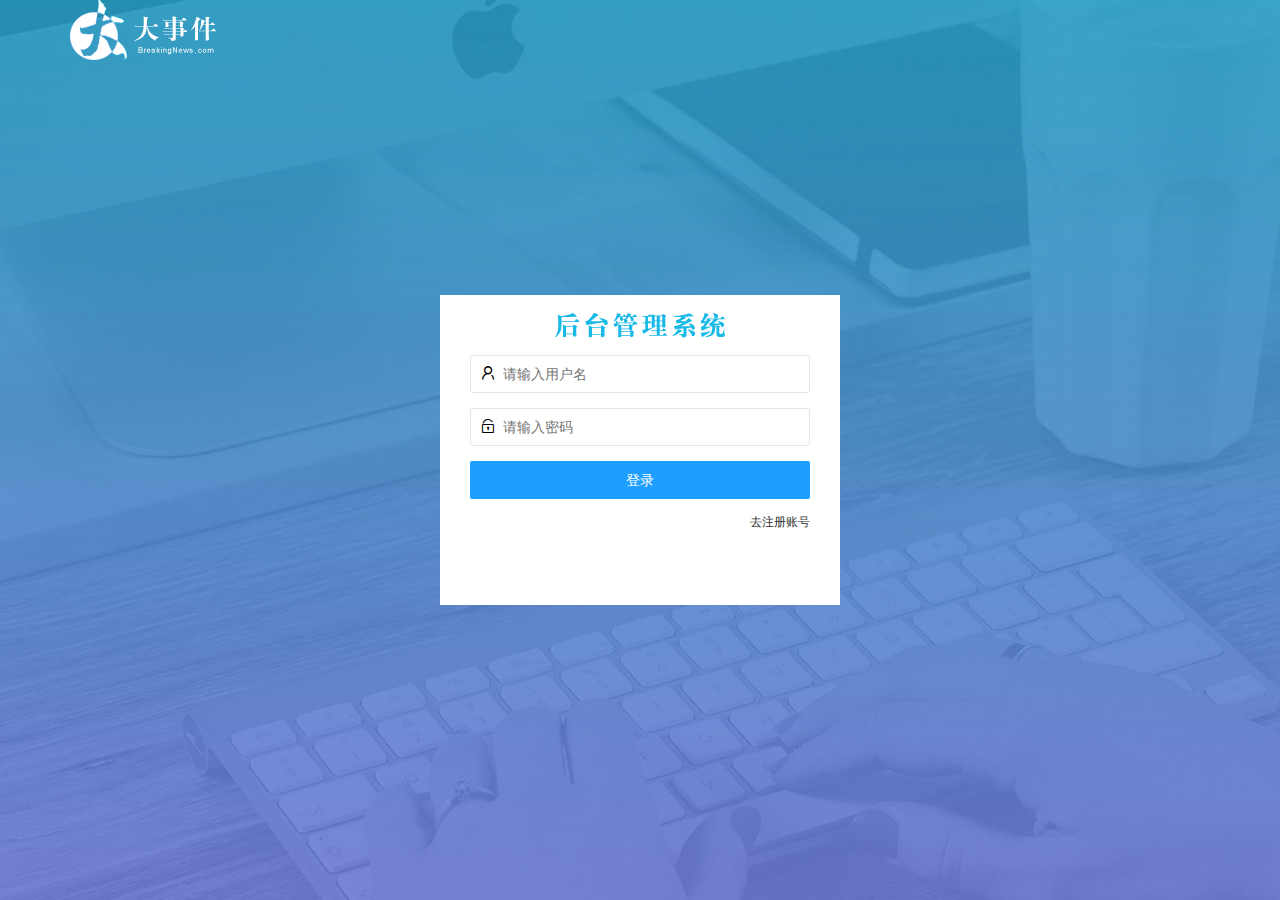
<file: assets/login.html>
<!DOCTYPE html>
<html lang="en">
    <head>
        <meta charset="UTF-8" />
        <meta http-equiv="X-UA-Compatible" content="IE=edge" />
        <meta name="viewport" content="width=device-width, initial-scale=1.0" />
        <title>Document</title>
        <!-- 引入jq -->
        <script src="../assets/lib/jquery.js"></script>
        <!-- 封装自己的baseAPI.js -->
        <script src="../assets/js/baseAPI.js"></script>
        <!-- layui js插件 -->
        <script src="/assets/lib/layui/layui.all.js"></script>
        <!-- 引入登录注册的js -->
        <script src="/assets/js/login.js"></script>
        <!-- layui css插件 -->
        <link rel="stylesheet" href="/assets/lib/layui/css/layui.css" />
        <link rel="stylesheet" href="/assets/css/login.css" />
    </head>
    <body>
        <!-- log板块 -->
        <div class="layui-main">
            <img src="../assets/images/logo.png" alt="" />
        </div>
        <!-- 登录板块 -->
        <div class="loginbox">
            <div class="loginbox_title"></div>
            <!-- 登录 -->
            <div class="login_box">
                <!-- 登录表单 -->
                <form class="layui-form" id="form_login">
                    <!-- 用户 -->
                    <div class="layui-form-item">
                        <i class="layui-icon layui-icon-username"></i>
                        <input
                            type="text"
                            name="username"
                            required
                            lay-verify="required"
                            placeholder="请输入用户名"
                            autocomplete="off"
                            class="layui-input"
                            id="username_login"
                        />
                    </div>
                    <!-- 密码 -->
                    <div class="layui-form-item">
                        <i class="layui-icon layui-icon-password"></i>
                        <input
                            type="password"
                            name="pwd"
                            required
                            lay-verify="required|pwd"
                            placeholder="请输入密码"
                            autocomplete="off"
                            class="layui-input"
                            id="password_login"
                        />
                    </div>
                    <!-- 登录按钮 -->
                    <!-- 表单提交按钮和普通按钮的区别，就是lay-submit属性 -->
                    <div class="layui-form-item">
                        <button class="layui-btn layui-btn-fluid layui-btn-normal" lay-submit>
                            登录
                        </button>
                    </div>
                    <div class="layui-form-item links">
                        <a href="javascript:;" id="link_reg">去注册账号</a>
                    </div>
                </form>
            </div>
            <!-- 注册 -->
            <div class="reg_box">
                <!-- 注册表单 -->
                <form class="layui-form" id="form_reg">
                    <!-- 用户 -->
                    <div class="layui-form-item">
                        <i class="layui-icon layui-icon-username"></i>
                        <input
                            type="text"
                            name="username"
                            required
                            lay-verify="required"
                            placeholder="请输入用户名"
                            autocomplete="off"
                            class="layui-input"
                            id="yonghu"
                        />
                    </div>
                    <!-- 密码 -->
                    <div class="layui-form-item">
                        <i class="layui-icon layui-icon-password"></i>
                        <input
                            type="password"
                            name="regpwd"
                            required
                            lay-verify="required|pwd"
                            placeholder="请输入密码"
                            autocomplete="off"
                            class="layui-input"
                            id="mima"
                        />
                    </div>
                    <!-- 确认密码 -->
                    <div class="layui-form-item">
                        <i class="layui-icon layui-icon-password"></i>
                        <input
                            type="password"
                            name="regpwd_two"
                            required
                            lay-verify="required|pwd|repwd"
                            placeholder="请输入密码"
                            autocomplete="off"
                            class="layui-input"
                        />
                    </div>
                    <!-- 登录按钮 -->
                    <!-- 表单提交按钮和普通按钮的区别，就是lay-submit属性 -->
                    <div class="layui-form-item">
                        <button class="layui-btn layui-btn-fluid layui-btn-normal" lay-submit>
                            注册
                        </button>
                    </div>
                    <div class="layui-form-item links">
                        <a href="javascript:;" id="link_login">去登录</a>
                    </div>
                </form>
            </div>
        </div>
    </body>
</html>
</file>
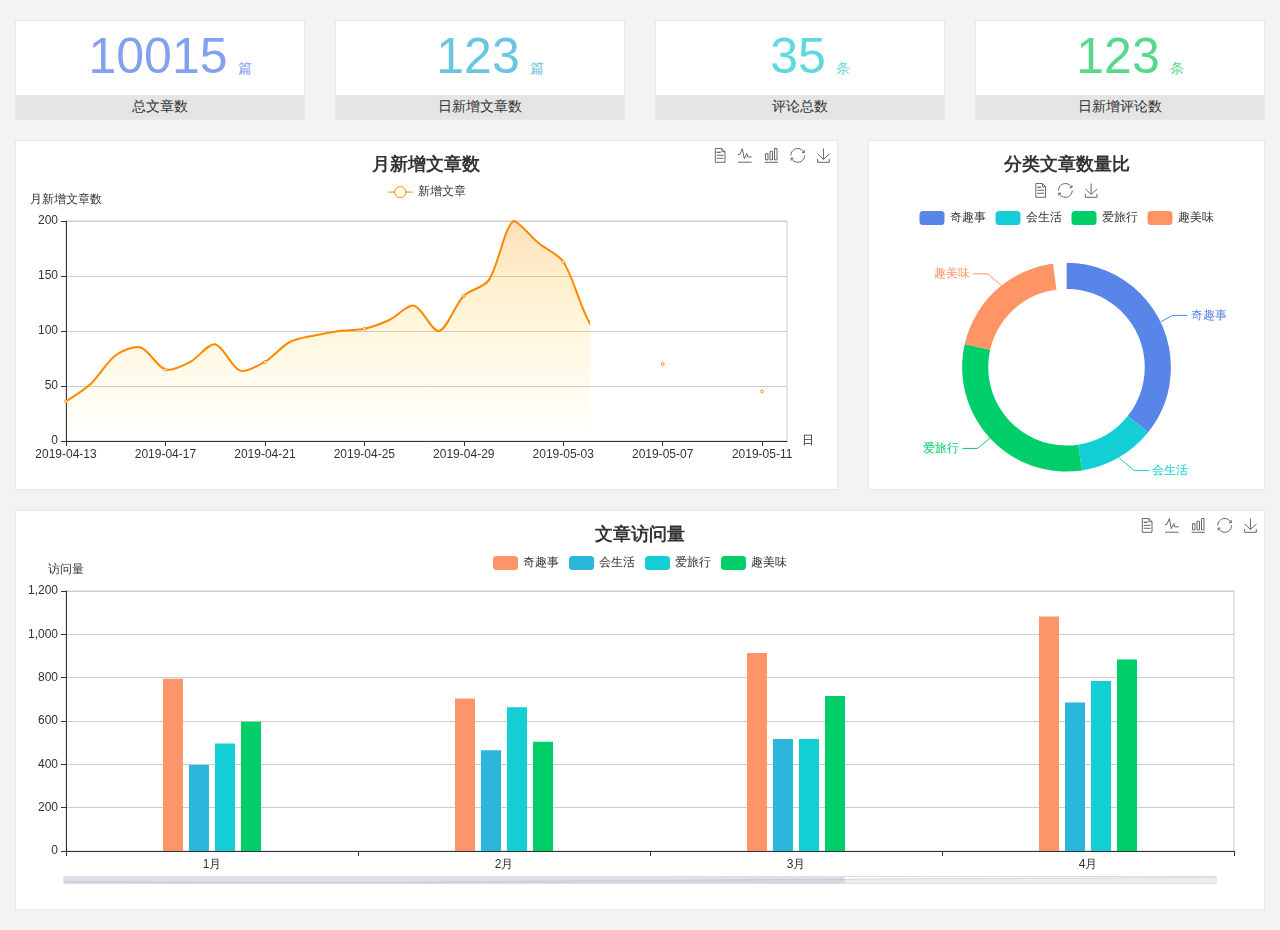
<file: home/dashboard.html>
<!DOCTYPE html>
<html lang="en">

<head>
  <meta charset="UTF-8">
  <meta name="viewport" content="width=device-width, initial-scale=1.0">
  <meta http-equiv="X-UA-Compatible" content="ie=edge">
  <title>图表统计</title>
  <link rel="stylesheet" href="../../assets/lib/bootstrap.css" />
  <link rel="stylesheet" href="../../assets/lib/main.css" />
  <script src="../../assets/lib/jquery.js"></script>
  <script type="text/javascript" src="../../assets/lib/echarts.min.js"></script>
</head>

<body>
  <div class="container-fluid">
    <div class="row spannel_list">
      <div class="col-sm-3 col-xs-6">
        <div class="spannel">
          <em>10015</em><span>篇</span>
          <b>总文章数</b>
        </div>
      </div>
      <div class="col-sm-3 col-xs-6">
        <div class="spannel scolor01">
          <em>123</em><span>篇</span>
          <b>日新增文章数</b>
        </div>
      </div>
      <div class="col-sm-3 col-xs-6">
        <div class="spannel scolor02">
          <em>35</em><span>条</span>
          <b>评论总数</b>
        </div>
      </div>
      <div class="col-sm-3 col-xs-6">
        <div class="spannel scolor03">
          <em>123</em><span>条</span>
          <b>日新增评论数</b>
        </div>
      </div>
    </div>
  </div>

  <div class="container-fluid">
    <div class="row curve-pie">
      <div class="col-lg-8 col-md-8">
        <div class="gragh_pannel" id="curve_show"></div>
      </div>
      <div class="col-lg-4 col-md-4">
        <div class="gragh_pannel" id="pie_show"></div>
      </div>
    </div>
  </div>

  <div class="container-fluid">
    <div class="column_pannel" id="column_show"></div>
  </div>

  <script>
    var oChart = echarts.init(document.getElementById('curve_show'));
    var aList_all = [
      { 'count': 36, 'date': '2019-04-13' },
      { 'count': 52, 'date': '2019-04-14' },
      { 'count': 78, 'date': '2019-04-15' },
      { 'count': 85, 'date': '2019-04-16' },
      { 'count': 65, 'date': '2019-04-17' },
      { 'count': 72, 'date': '2019-04-18' },
      { 'count': 88, 'date': '2019-04-19' },
      { 'count': 64, 'date': '2019-04-20' },
      { 'count': 72, 'date': '2019-04-21' },
      { 'count': 90, 'date': '2019-04-22' },
      { 'count': 96, 'date': '2019-04-23' },
      { 'count': 100, 'date': '2019-04-24' },
      { 'count': 102, 'date': '2019-04-25' },
      { 'count': 110, 'date': '2019-04-26' },
      { 'count': 123, 'date': '2019-04-27' },
      { 'count': 100, 'date': '2019-04-28' },
      { 'count': 132, 'date': '2019-04-29' },
      { 'count': 146, 'date': '2019-04-30' },
      { 'count': 200, 'date': '2019-05-01' },
      { 'count': 180, 'date': '2019-05-02' },
      { 'count': 163, 'date': '2019-05-03' },
      { 'count': 110, 'date': '2019-05-04' },
      { 'count': 80, 'date': '2019-05-05' },
      { 'count': 82, 'date': '2019-05-06' },
      { 'count': 70, 'date': '2019-05-07' },
      { 'count': 65, 'date': '2019-05-08' },
      { 'count': 54, 'date': '2019-05-09' },
      { 'count': 40, 'date': '2019-05-10' },
      { 'count': 45, 'date': '2019-05-11' },
      { 'count': 38, 'date': '2019-05-12' },
    ];

    let aCount = [];
    let aDate = [];

    for (var i = 0; i < aList_all.length; i++) {
      aCount.push(aList_all[i].count);
      aDate.push(aList_all[i].date);
    }

    var chartopt = {
      title: {
        text: '月新增文章数',
        left: 'center',
        top: '10'
      },
      tooltip: {
        trigger: 'axis'
      },
      legend: {
        data: ['新增文章'],
        top: '40'
      },
      toolbox: {
        show: true,
        feature: {
          mark: { show: true },
          dataView: { show: true, readOnly: false },
          magicType: { show: true, type: ['line', 'bar'] },
          restore: { show: true },
          saveAsImage: { show: true }
        }
      },
      calculable: true,
      xAxis: [
        {
          name: '日',
          type: 'category',
          boundaryGap: false,
          data: aDate
        }
      ],
      yAxis: [
        {
          name: '月新增文章数',
          type: 'value'
        }
      ],
      series: [
        {
          name: '新增文章',
          type: 'line',
          smooth: true,
          itemStyle: { normal: { areaStyle: { type: 'default' }, color: '#f80' }, lineStyle: { color: '#f80' } },
          data: aCount
        }],
      areaStyle: {
        normal: {
          color: new echarts.graphic.LinearGradient(0, 0, 0, 1, [{
            offset: 0,
            color: 'rgba(255,136,0,0.39)'
          }, {
            offset: .34,
            color: 'rgba(255,180,0,0.25)'
          }, {
            offset: 1,
            color: 'rgba(255,222,0,0.00)'
          }])

        }
      },
      grid: {
        show: true,
        x: 50,
        x2: 50,
        y: 80,
        height: 220
      }
    };

    oChart.setOption(chartopt);


    var oPie = echarts.init(document.getElementById('pie_show'));
    var oPieopt =
    {
      title: {
        top: 10,
        text: '分类文章数量比',
        x: 'center'
      },
      tooltip: {
        trigger: 'item',
        formatter: "{a} <br/>{b} : {c} ({d}%)"
      },
      color: ['#5885e8', '#13cfd5', '#00ce68', '#ff9565'],
      legend: {
        x: 'center',
        top: 65,
        data: ['奇趣事', '会生活', '爱旅行', '趣美味']
      },
      toolbox: {
        show: true,
        x: 'center',
        top: 35,
        feature: {
          mark: { show: true },
          dataView: { show: true, readOnly: false },
          magicType: {
            show: true,
            type: ['pie', 'funnel'],
            option: {
              funnel: {
                x: '25%',
                width: '50%',
                funnelAlign: 'left',
                max: 1548
              }
            }
          },
          restore: { show: true },
          saveAsImage: { show: true }
        }
      },
      calculable: true,
      series: [
        {
          name: '访问来源',
          type: 'pie',
          radius: ['45%', '60%'],
          center: ['50%', '65%'],
          data: [
            { value: 300, name: '奇趣事' },
            { value: 100, name: '会生活' },
            { value: 260, name: '爱旅行' },
            { value: 180, name: '趣美味' }
          ]
        }
      ]
    };
    oPie.setOption(oPieopt);



    var oColumn = this.echarts.init(document.getElementById('column_show'));
    var oColumnopt =
    {
      title: {
        text: '文章访问量',
        left: 'center',
        top: '10'
      },
      tooltip: {
        trigger: 'axis'
      },
      legend: {
        data: ['奇趣事', '会生活', '爱旅行', '趣美味'],
        top: '40'
      },
      toolbox: {
        show: true,
        feature: {
          mark: { show: true },
          dataView: { show: true, readOnly: false },
          magicType: { show: true, type: ['line', 'bar'] },
          restore: { show: true },
          saveAsImage: { show: true }
        }
      },
      calculable: true,
      xAxis: [
        {
          type: 'category',
          data: ['1月', '2月', '3月', '4月', '5月']
        }
      ],
      yAxis: [
        {
          name: '访问量',
          type: 'value'
        }
      ],
      series: [
        {
          name: '奇趣事',
          type: 'bar',
          barWidth: 20,
          itemStyle: {
            normal: { areaStyle: { type: 'default' }, color: '#fd956a' }
          },
          data: [800, 708, 920, 1090, 1200]
        },
        {
          name: '会生活',
          type: 'bar',
          barWidth: 20,
          itemStyle: {
            normal: { areaStyle: { type: 'default' }, color: '#2bb6db' }
          },
          data: [400, 468, 520, 690, 800]
        },
        {
          name: '爱旅行',
          type: 'bar',
          barWidth: 20,
          itemStyle: {
            normal: { areaStyle: { type: 'default' }, color: '#13cfd5' }
          },
          data: [500, 668, 520, 790, 900]
        },
        {
          name: '趣美味',
          type: 'bar',
          barWidth: 20,
          itemStyle: {
            normal: { areaStyle: { type: 'default' }, color: '#00ce68' }
          },
          data: [600, 508, 720, 890, 1000]
        }
      ],
      grid: {
        show: true,
        x: 50,
        x2: 30,
        y: 80,
        height: 260
      },
      dataZoom: [//给x轴设置滚动条
        {
          start: 0,//默认为0
          end: 100 - 1000 / 31,//默认为100
          type: 'slider',
          show: true,
          xAxisIndex: [0],
          handleSize: 0,//滑动条的 左右2个滑动条的大小
          height: 8,//组件高度
          left: 45, //左边的距离
          right: 50,//右边的距离
          bottom: 26,//右边的距离
          handleColor: '#ddd',//h滑动图标的颜色
          handleStyle: {
            borderColor: "#cacaca",
            borderWidth: "1",
            shadowBlur: 2,
            background: "#ddd",
            shadowColor: "#ddd",
          }
        }]
    };
    oColumn.setOption(oColumnopt);
  </script>
</body>

</html>
</file>
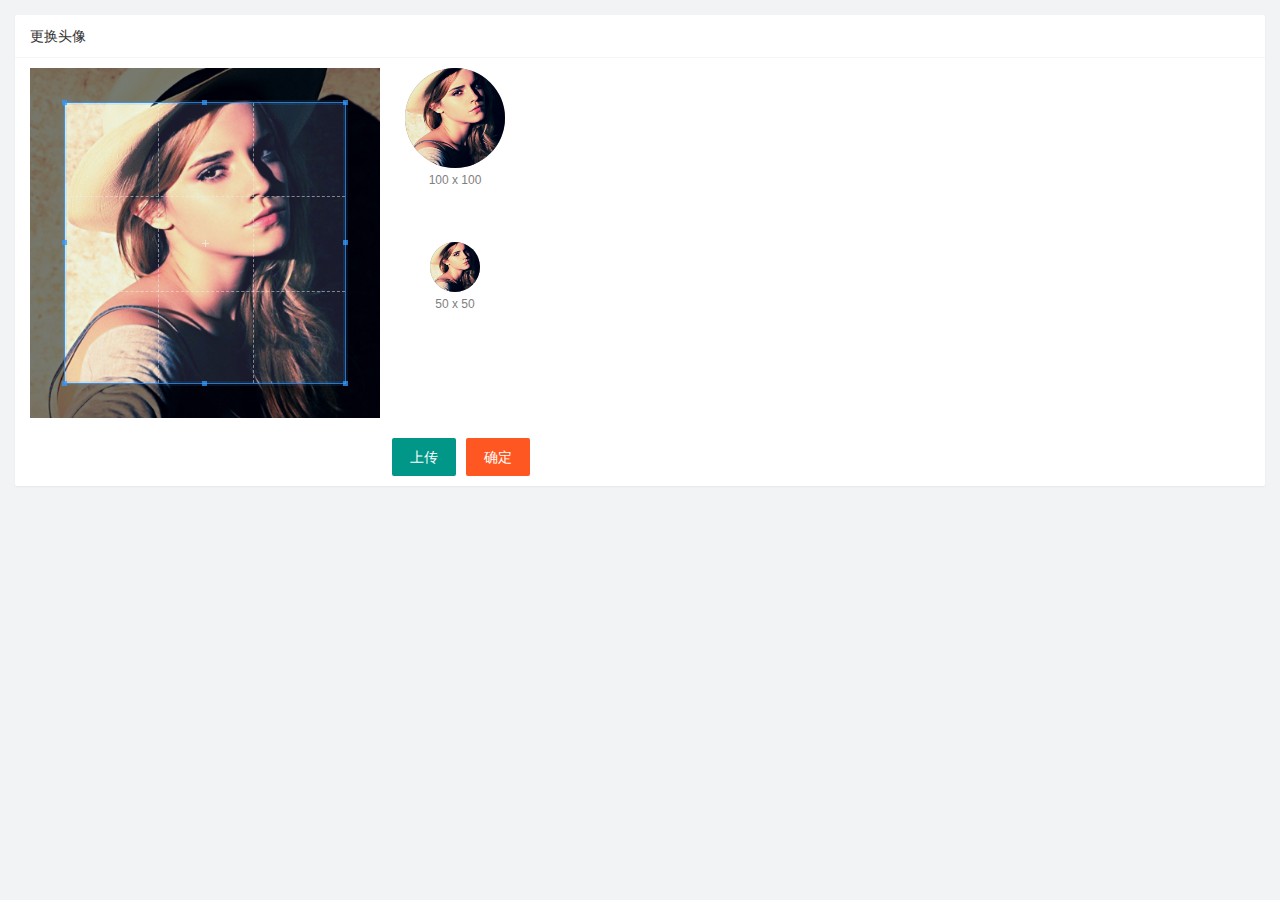
<file: user/user_avatar.html>
<!DOCTYPE html>
<html lang="en">
    <head>
        <meta charset="UTF-8" />
        <meta http-equiv="X-UA-Compatible" content="IE=edge" />
        <meta name="viewport" content="width=device-width, initial-scale=1.0" />
        <title>Document</title>
        <!-- 在 <head> 中导入 cropper.css 样式表： -->
        <link rel="stylesheet" href="/assets/lib/cropper/cropper.css" />
        <!-- 引入layui的css -->
        <link rel="stylesheet" href="/assets/lib/layui/css/layui.css" />
        <!-- 引入自己的css -->
        <link rel="stylesheet" href="/assets/css/user/user_avatar.css" />
    </head>
    <body>
        <div class="layui-card">
            <div class="layui-card-header">更换头像</div>
            <div class="layui-card-body">
                <!-- 第一行的图片裁剪和预览区域 -->
                <div class="row1">
                    <!-- 图片裁剪区域 -->
                    <div class="cropper-box">
                        <!-- 这个 img 标签很重要，将来会把它初始化为裁剪区域 -->
                        <img id="image" src="/assets/images/sample.jpg" />
                    </div>
                    <!-- 图片的预览区域 -->
                    <div class="preview-box">
                        <div>
                            <!-- 宽高为 100px 的预览区域 -->
                            <div class="img-preview w100"></div>
                            <p class="size">100 x 100</p>
                        </div>
                        <div>
                            <!-- 宽高为 50px 的预览区域 -->
                            <div class="img-preview w50"></div>
                            <p class="size">50 x 50</p>
                        </div>
                    </div>
                </div>

                <!-- 第二行的按钮区域 -->
                <div class="row2">
                    <input type="file" id="file" accept="image/png,image/jpeg" />
                    <button type="button" class="layui-btn" id="btnClooseImage">上传</button>
                    <button type="button" class="layui-btn layui-btn-danger" id="btnUpload">
                        确定
                    </button>
                </div>
            </div>
        </div>
    </body>
    <!-- 引入layui的js -->
    <script src="/assets/lib/layui/layui.all.js"></script>
    <!-- 引入jq -->
    <script src="/assets/lib/jquery.js"></script>
    <script src="/assets/lib/cropper/Cropper.js"></script>
    <script src="/assets/lib/cropper/jquery-cropper.js"></script>
    <!-- 引入baseAPI -->
    <script src="/assets/js/baseAPI.js"></script>
    <!-- 引入自己的js -->
    <script src="/assets/js/user_avatar.js"></script>
</html>
</file>
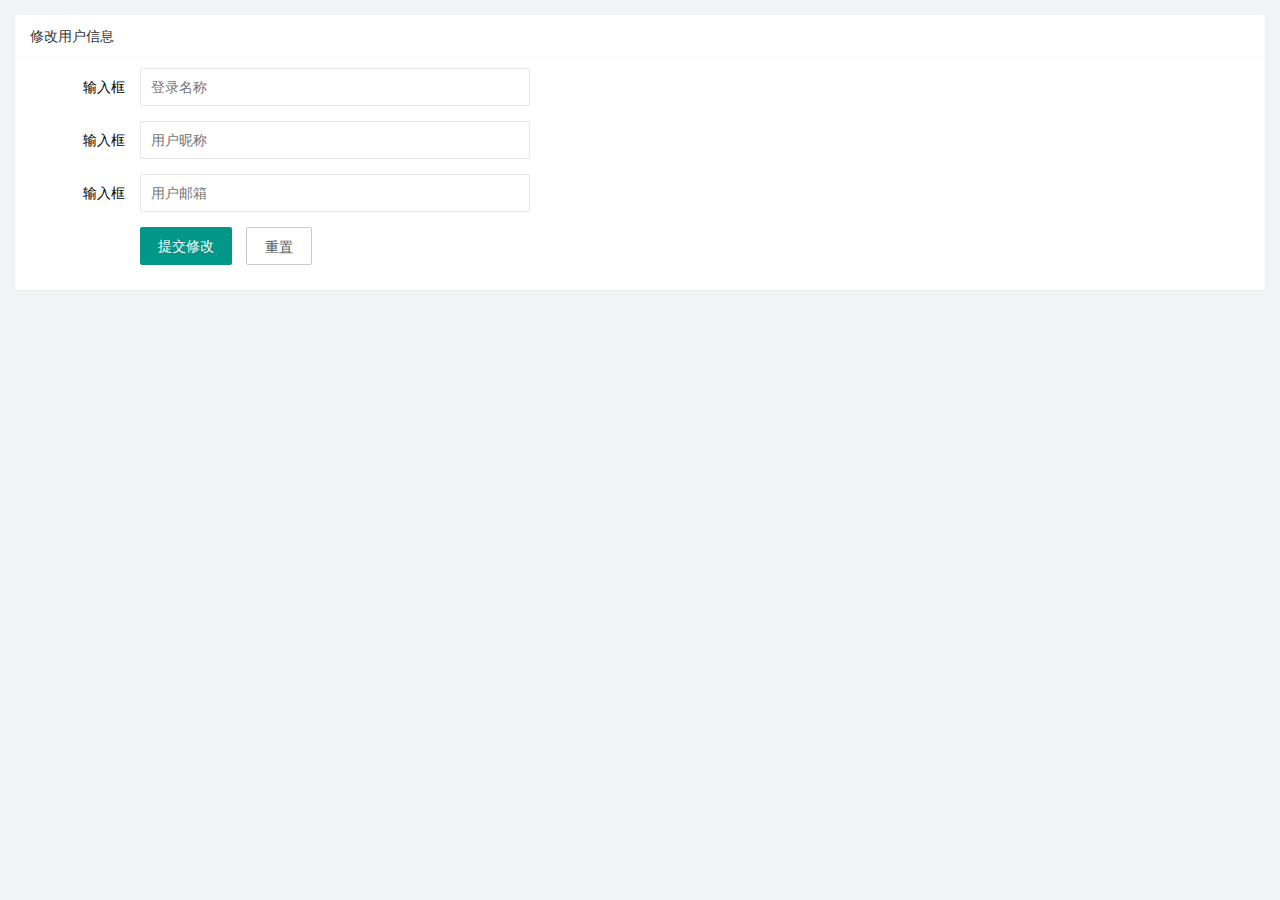
<file: user/user_info.html>
<!DOCTYPE html>
<html lang="en">
    <head>
        <meta charset="UTF-8" />
        <meta http-equiv="X-UA-Compatible" content="IE=edge" />
        <meta name="viewport" content="width=device-width, initial-scale=1.0" />
        <title>Document</title>
        <!-- 导入layuicss -->
        <link rel="stylesheet" href="/assets/lib/layui/css/layui.css" />
        <!-- //导入自己的css -->
        <link rel="stylesheet" href="/assets/css/user/user_info.css" />
    </head>
    <body>
        <div class="layui-card">
            <div class="layui-card-header">修改用户信息</div>
            <div class="layui-card-body">
                <form class="layui-form" lay-filter="formUserInfo">
                    <!-- 这个是隐藏域 -->
                    <input type="hidden" name="id" id="" />
                    <div class="layui-form-item">
                        <label class="layui-form-label">输入框</label>
                        <div class="layui-input-block">
                            <input
                                type="text"
                                name="username"
                                required
                                lay-verify="required"
                                placeholder="登录名称"
                                autocomplete="off"
                                class="layui-input"
                                readonly
                            />
                        </div>
                    </div>
                    <div class="layui-form-item">
                        <label class="layui-form-label">输入框</label>
                        <div class="layui-input-block">
                            <input
                                type="text"
                                name="nickname"
                                required
                                lay-verify="required|nickname"
                                placeholder="用户昵称"
                                autocomplete="off"
                                class="layui-input"
                            />
                        </div>
                    </div>
                    <div class="layui-form-item">
                        <label class="layui-form-label">输入框</label>
                        <div class="layui-input-block">
                            <input
                                type="text"
                                name="email"
                                required
                                lay-verify="required|email"
                                placeholder="用户邮箱"
                                autocomplete="off"
                                class="layui-input"
                            />
                        </div>
                    </div>
                    <div class="layui-form-item">
                        <div class="layui-input-block">
                            <button class="layui-btn" lay-submit lay-filter="formDemo">
                                提交修改
                            </button>
                            <button type="reset" class="layui-btn layui-btn-primary" id="btnReset">
                                重置
                            </button>
                        </div>
                    </div>
                </form>
            </div>
        </div>
        <!-- 引入layui的js -->
        <script src="/assets/lib/layui/layui.all.js"></script>
        <!-- 引入jq -->
        <script src="/assets/lib/jquery.js"></script>
        <!-- 引入baseAPIjs -->
        <script src="/assets/js/baseAPI.js"></script>
        <!-- 引入自己的js -->
        <script src="/assets/js/user_info.js"></script>
    </body>
</html>
</file>
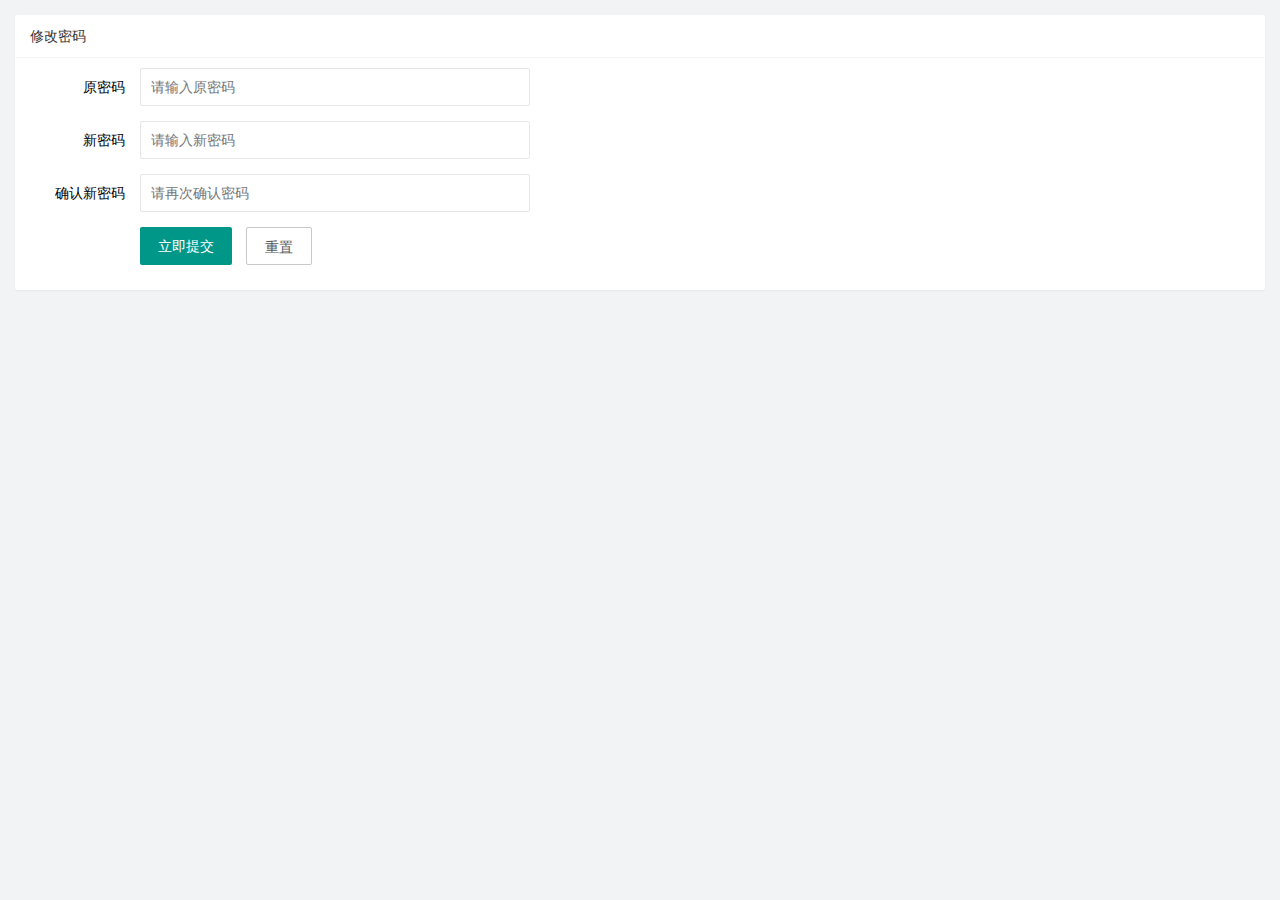
<file: user/user_pwd.html>
<!DOCTYPE html>
<html lang="en">
    <head>
        <meta charset="UTF-8" />
        <meta http-equiv="X-UA-Compatible" content="IE=edge" />
        <meta name="viewport" content="width=device-width, initial-scale=1.0" />
        <title>Document</title>
        <!-- 引入layuicss -->
        <link rel="stylesheet" href="/assets/lib/layui/css/layui.css" />
        <!-- 引入自己的css -->
        <link rel="stylesheet" href="/assets/css/user/user_pwd.css" />
    </head>
    <body>
        <div class="layui-card">
            <div class="layui-card-header">修改密码</div>
            <div class="layui-card-body">
                <form class="layui-form" action="">
                    <div class="layui-form-item">
                        <label class="layui-form-label">原密码</label>
                        <div class="layui-input-block">
                            <input
                                type="password"
                                name="oldPwd"
                                required
                                lay-verify="required|pwd"
                                placeholder="请输入原密码"
                                autocomplete="off"
                                class="layui-input"
                            />
                        </div>
                    </div>
                    <div class="layui-form-item">
                        <label class="layui-form-label">新密码</label>
                        <div class="layui-input-block">
                            <input
                                type="password"
                                name="newPwd"
                                required
                                lay-verify="required|pwd|originalPwd"
                                placeholder="请输入新密码"
                                autocomplete="off"
                                class="layui-input"
                            />
                        </div>
                    </div>
                    <div class="layui-form-item">
                        <label class="layui-form-label">确认新密码</label>
                        <div class="layui-input-block">
                            <input
                                type="password"
                                name="rePwd"
                                required
                                lay-verify="required|pwd|oPwd"
                                placeholder="请再次确认密码"
                                autocomplete="off"
                                class="layui-input"
                            />
                        </div>
                    </div>
                    <div class="layui-form-item">
                        <div class="layui-input-block">
                            <button class="layui-btn" lay-submit lay-filter="formDemo">
                                立即提交
                            </button>
                            <button type="reset" class="layui-btn layui-btn-primary">重置</button>
                        </div>
                    </div>
                </form>
            </div>
        </div>
        <!-- 引入layui的js -->
        <script src="/assets/lib/layui/layui.all.js"></script>
        <!-- 引入jq -->
        <script src="/assets/lib/jquery.js"></script>
        <!-- 引入baseAPI -->
        <script src="/assets/js/baseAPI.js"></script>
        <!-- 引入自己的js -->
        <script src="/assets/js/user_pwd.js"></script>
    </body>
</html>
</file>
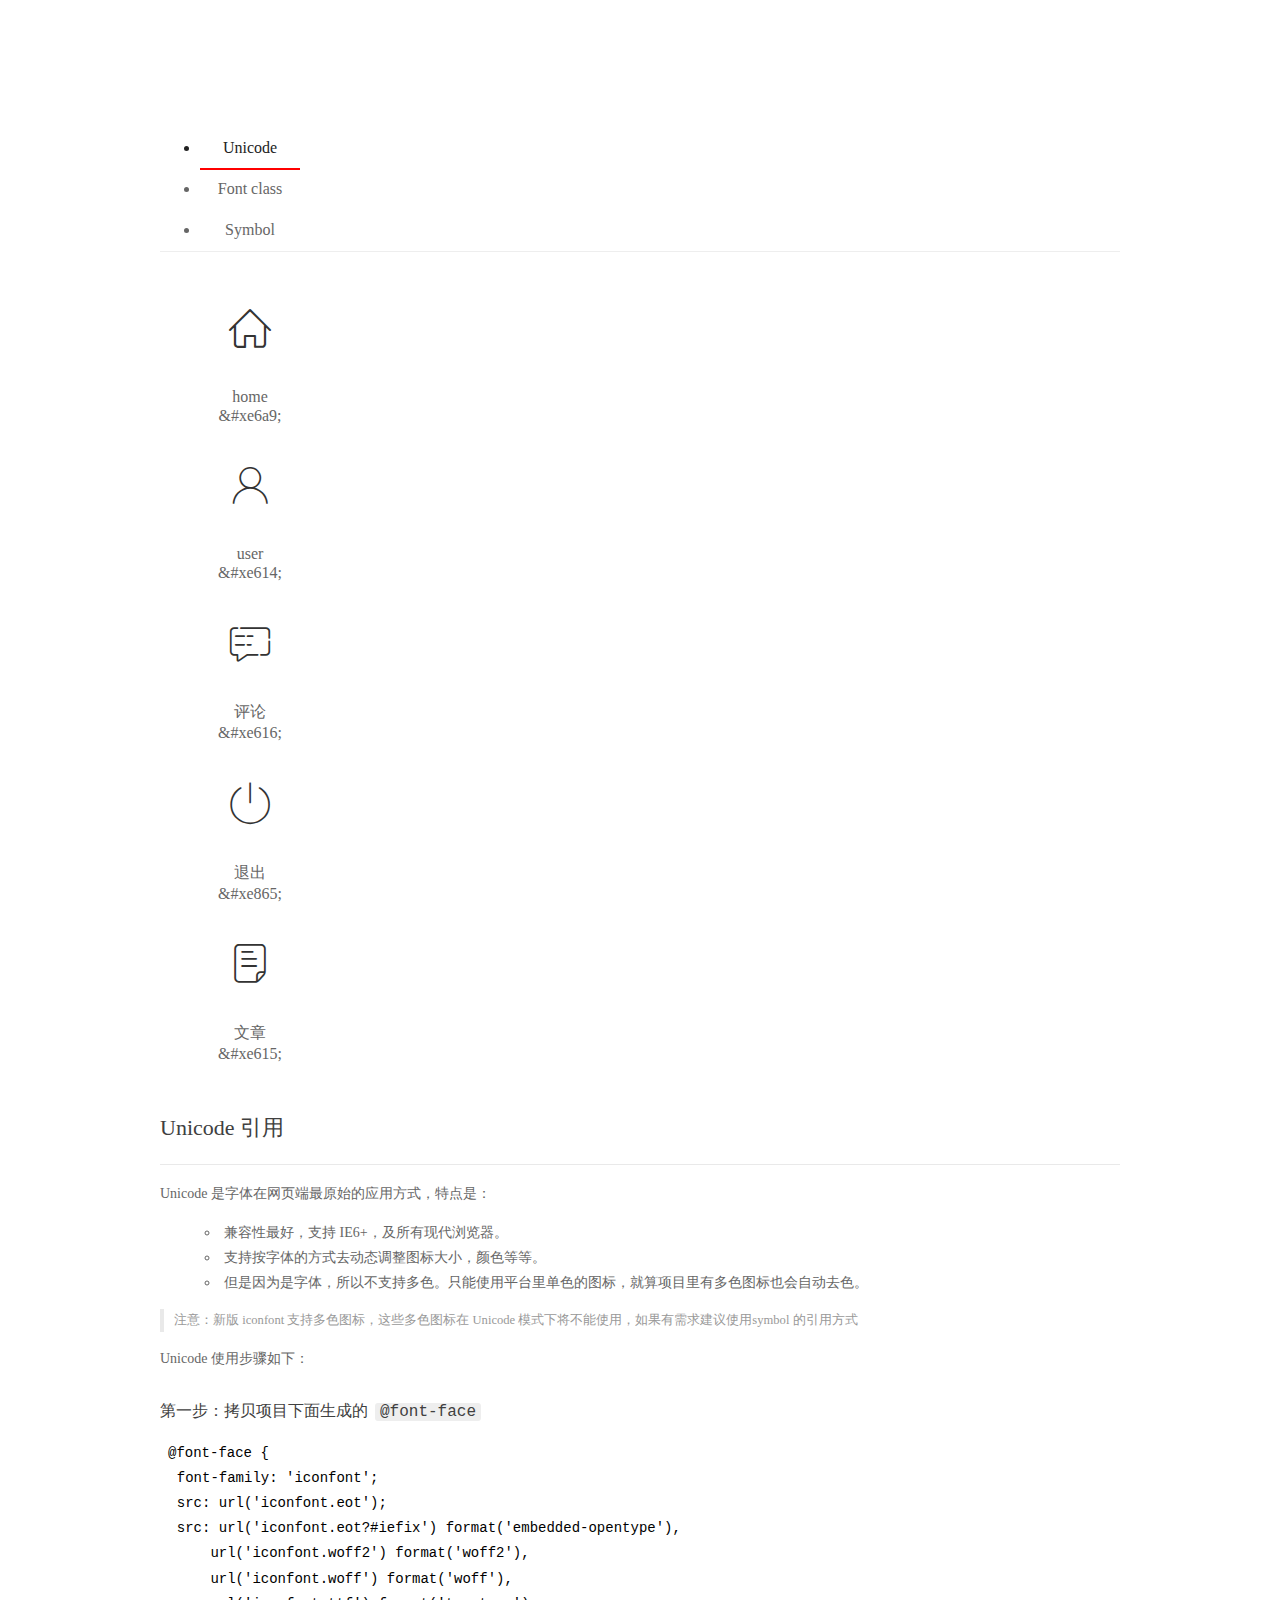
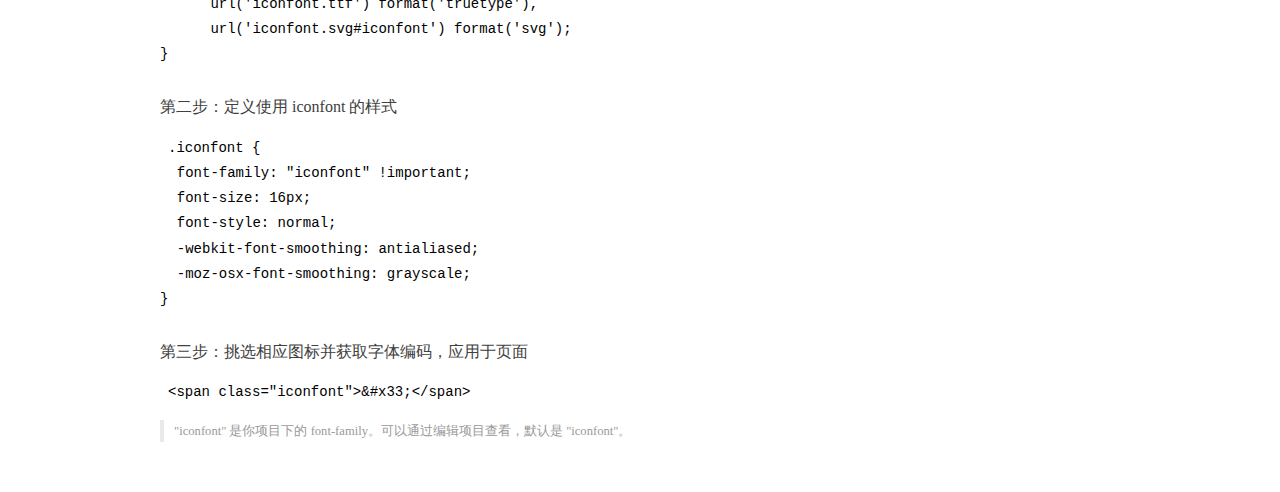
<file: assets/fonts/demo_index.html>
<!DOCTYPE html>
<html>
<head>
  <meta charset="utf-8"/>
  <title>IconFont Demo</title>
  <link rel="shortcut icon" href="https://gtms04.alicdn.com/tps/i4/TB1_oz6GVXXXXaFXpXXJDFnIXXX-64-64.ico" type="image/x-icon"/>
  <link rel="stylesheet" href="https://g.alicdn.com/thx/cube/1.3.2/cube.min.css">
  <link rel="stylesheet" href="demo.css">
  <link rel="stylesheet" href="iconfont.css">
  <script src="iconfont.js"></script>
  <!-- jQuery -->
  <script src="https://a1.alicdn.com/oss/uploads/2018/12/26/7bfddb60-08e8-11e9-9b04-53e73bb6408b.js"></script>
  <!-- 代码高亮 -->
  <script src="https://a1.alicdn.com/oss/uploads/2018/12/26/a3f714d0-08e6-11e9-8a15-ebf944d7534c.js"></script>
</head>
<body>
  <div class="main">
    <h1 class="logo"><a href="https://www.iconfont.cn/" title="iconfont 首页" target="_blank">&#xe86b;</a></h1>
    <div class="nav-tabs">
      <ul id="tabs" class="dib-box">
        <li class="dib active"><span>Unicode</span></li>
        <li class="dib"><span>Font class</span></li>
        <li class="dib"><span>Symbol</span></li>
      </ul>
      
    </div>
    <div class="tab-container">
      <div class="content unicode" style="display: block;">
          <ul class="icon_lists dib-box">
          
            <li class="dib">
              <span class="icon iconfont">&#xe6a9;</span>
                <div class="name">home</div>
                <div class="code-name">&amp;#xe6a9;</div>
              </li>
          
            <li class="dib">
              <span class="icon iconfont">&#xe614;</span>
                <div class="name">user</div>
                <div class="code-name">&amp;#xe614;</div>
              </li>
          
            <li class="dib">
              <span class="icon iconfont">&#xe616;</span>
                <div class="name">评论</div>
                <div class="code-name">&amp;#xe616;</div>
              </li>
          
            <li class="dib">
              <span class="icon iconfont">&#xe865;</span>
                <div class="name">退出</div>
                <div class="code-name">&amp;#xe865;</div>
              </li>
          
            <li class="dib">
              <span class="icon iconfont">&#xe615;</span>
                <div class="name">文章</div>
                <div class="code-name">&amp;#xe615;</div>
              </li>
          
          </ul>
          <div class="article markdown">
          <h2 id="unicode-">Unicode 引用</h2>
          <hr>

          <p>Unicode 是字体在网页端最原始的应用方式，特点是：</p>
          <ul>
            <li>兼容性最好，支持 IE6+，及所有现代浏览器。</li>
            <li>支持按字体的方式去动态调整图标大小，颜色等等。</li>
            <li>但是因为是字体，所以不支持多色。只能使用平台里单色的图标，就算项目里有多色图标也会自动去色。</li>
          </ul>
          <blockquote>
            <p>注意：新版 iconfont 支持多色图标，这些多色图标在 Unicode 模式下将不能使用，如果有需求建议使用symbol 的引用方式</p>
          </blockquote>
          <p>Unicode 使用步骤如下：</p>
          <h3 id="-font-face">第一步：拷贝项目下面生成的 <code>@font-face</code></h3>
<pre><code class="language-css"
>@font-face {
  font-family: 'iconfont';
  src: url('iconfont.eot');
  src: url('iconfont.eot?#iefix') format('embedded-opentype'),
      url('iconfont.woff2') format('woff2'),
      url('iconfont.woff') format('woff'),
      url('iconfont.ttf') format('truetype'),
      url('iconfont.svg#iconfont') format('svg');
}
</code></pre>
          <h3 id="-iconfont-">第二步：定义使用 iconfont 的样式</h3>
<pre><code class="language-css"
>.iconfont {
  font-family: "iconfont" !important;
  font-size: 16px;
  font-style: normal;
  -webkit-font-smoothing: antialiased;
  -moz-osx-font-smoothing: grayscale;
}
</code></pre>
          <h3 id="-">第三步：挑选相应图标并获取字体编码，应用于页面</h3>
<pre>
<code class="language-html"
>&lt;span class="iconfont"&gt;&amp;#x33;&lt;/span&gt;
</code></pre>
          <blockquote>
            <p>"iconfont" 是你项目下的 font-family。可以通过编辑项目查看，默认是 "iconfont"。</p>
          </blockquote>
          </div>
      </div>
      <div class="content font-class">
        <ul class="icon_lists dib-box">
          
          <li class="dib">
            <span class="icon iconfont icon-home"></span>
            <div class="name">
              home
            </div>
            <div class="code-name">.icon-home
            </div>
          </li>
          
          <li class="dib">
            <span class="icon iconfont icon-user"></span>
            <div class="name">
              user
            </div>
            <div class="code-name">.icon-user
            </div>
          </li>
          
          <li class="dib">
            <span class="icon iconfont icon-pinglun"></span>
            <div class="name">
              评论
            </div>
            <div class="code-name">.icon-pinglun
            </div>
          </li>
          
          <li class="dib">
            <span class="icon iconfont icon-tuichu"></span>
            <div class="name">
              退出
            </div>
            <div class="code-name">.icon-tuichu
            </div>
          </li>
          
          <li class="dib">
            <span class="icon iconfont icon-16"></span>
            <div class="name">
              文章
            </div>
            <div class="code-name">.icon-16
            </div>
          </li>
          
        </ul>
        <div class="article markdown">
        <h2 id="font-class-">font-class 引用</h2>
        <hr>

        <p>font-class 是 Unicode 使用方式的一种变种，主要是解决 Unicode 书写不直观，语意不明确的问题。</p>
        <p>与 Unicode 使用方式相比，具有如下特点：</p>
        <ul>
          <li>兼容性良好，支持 IE8+，及所有现代浏览器。</li>
          <li>相比于 Unicode 语意明确，书写更直观。可以很容易分辨这个 icon 是什么。</li>
          <li>因为使用 class 来定义图标，所以当要替换图标时，只需要修改 class 里面的 Unicode 引用。</li>
          <li>不过因为本质上还是使用的字体，所以多色图标还是不支持的。</li>
        </ul>
        <p>使用步骤如下：</p>
        <h3 id="-fontclass-">第一步：引入项目下面生成的 fontclass 代码：</h3>
<pre><code class="language-html">&lt;link rel="stylesheet" href="./iconfont.css"&gt;
</code></pre>
        <h3 id="-">第二步：挑选相应图标并获取类名，应用于页面：</h3>
<pre><code class="language-html">&lt;span class="iconfont icon-xxx"&gt;&lt;/span&gt;
</code></pre>
        <blockquote>
          <p>"
            iconfont" 是你项目下的 font-family。可以通过编辑项目查看，默认是 "iconfont"。</p>
        </blockquote>
      </div>
      </div>
      <div class="content symbol">
          <ul class="icon_lists dib-box">
          
            <li class="dib">
                <svg class="icon svg-icon" aria-hidden="true">
                  <use xlink:href="#icon-home"></use>
                </svg>
                <div class="name">home</div>
                <div class="code-name">#icon-home</div>
            </li>
          
            <li class="dib">
                <svg class="icon svg-icon" aria-hidden="true">
                  <use xlink:href="#icon-user"></use>
                </svg>
                <div class="name">user</div>
                <div class="code-name">#icon-user</div>
            </li>
          
            <li class="dib">
                <svg class="icon svg-icon" aria-hidden="true">
                  <use xlink:href="#icon-pinglun"></use>
                </svg>
                <div class="name">评论</div>
                <div class="code-name">#icon-pinglun</div>
            </li>
          
            <li class="dib">
                <svg class="icon svg-icon" aria-hidden="true">
                  <use xlink:href="#icon-tuichu"></use>
                </svg>
                <div class="name">退出</div>
                <div class="code-name">#icon-tuichu</div>
            </li>
          
            <li class="dib">
                <svg class="icon svg-icon" aria-hidden="true">
                  <use xlink:href="#icon-16"></use>
                </svg>
                <div class="name">文章</div>
                <div class="code-name">#icon-16</div>
            </li>
          
          </ul>
          <div class="article markdown">
          <h2 id="symbol-">Symbol 引用</h2>
          <hr>

          <p>这是一种全新的使用方式，应该说这才是未来的主流，也是平台目前推荐的用法。相关介绍可以参考这篇<a href="">文章</a>
            这种用法其实是做了一个 SVG 的集合，与另外两种相比具有如下特点：</p>
          <ul>
            <li>支持多色图标了，不再受单色限制。</li>
            <li>通过一些技巧，支持像字体那样，通过 <code>font-size</code>, <code>color</code> 来调整样式。</li>
            <li>兼容性较差，支持 IE9+，及现代浏览器。</li>
            <li>浏览器渲染 SVG 的性能一般，还不如 png。</li>
          </ul>
          <p>使用步骤如下：</p>
          <h3 id="-symbol-">第一步：引入项目下面生成的 symbol 代码：</h3>
<pre><code class="language-html">&lt;script src="./iconfont.js"&gt;&lt;/script&gt;
</code></pre>
          <h3 id="-css-">第二步：加入通用 CSS 代码（引入一次就行）：</h3>
<pre><code class="language-html">&lt;style&gt;
.icon {
  width: 1em;
  height: 1em;
  vertical-align: -0.15em;
  fill: currentColor;
  overflow: hidden;
}
&lt;/style&gt;
</code></pre>
          <h3 id="-">第三步：挑选相应图标并获取类名，应用于页面：</h3>
<pre><code class="language-html">&lt;svg class="icon" aria-hidden="true"&gt;
  &lt;use xlink:href="#icon-xxx"&gt;&lt;/use&gt;
&lt;/svg&gt;
</code></pre>
          </div>
      </div>

    </div>
  </div>
  <script>
  $(document).ready(function () {
      $('.tab-container .content:first').show()

      $('#tabs li').click(function (e) {
        var tabContent = $('.tab-container .content')
        var index = $(this).index()

        if ($(this).hasClass('active')) {
          return
        } else {
          $('#tabs li').removeClass('active')
          $(this).addClass('active')

          tabContent.hide().eq(index).fadeIn()
        }
      })
    })
  </script>
</body>
</html>
</file>
<file: assets/lib/layui/css/layui.css>
/** layui-v2.5.5 MIT License By https://www.layui.com */
 .layui-inline,img{display:inline-block;vertical-align:middle}h1,h2,h3,h4,h5,h6{font-weight:400}.layui-edge,.layui-header,.layui-inline,.layui-main{position:relative}.layui-body,.layui-edge,.layui-elip{overflow:hidden}.layui-btn,.layui-edge,.layui-inline,img{vertical-align:middle}.layui-btn,.layui-disabled,.layui-icon,.layui-unselect{-moz-user-select:none;-webkit-user-select:none;-ms-user-select:none}.layui-elip,.layui-form-checkbox span,.layui-form-pane .layui-form-label{text-overflow:ellipsis;white-space:nowrap}.layui-breadcrumb,.layui-tree-btnGroup{visibility:hidden}blockquote,body,button,dd,div,dl,dt,form,h1,h2,h3,h4,h5,h6,input,li,ol,p,pre,td,textarea,th,ul{margin:0;padding:0;-webkit-tap-highlight-color:rgba(0,0,0,0)}a:active,a:hover{outline:0}img{border:none}li{list-style:none}table{border-collapse:collapse;border-spacing:0}h4,h5,h6{font-size:100%}button,input,optgroup,option,select,textarea{font-family:inherit;font-size:inherit;font-style:inherit;font-weight:inherit;outline:0}pre{white-space:pre-wrap;white-space:-moz-pre-wrap;white-space:-pre-wrap;white-space:-o-pre-wrap;word-wrap:break-word}body{line-height:24px;font:14px Helvetica Neue,Helvetica,PingFang SC,Tahoma,Arial,sans-serif}hr{height:1px;margin:10px 0;border:0;clear:both}a{color:#333;text-decoration:none}a:hover{color:#777}a cite{font-style:normal;*cursor:pointer}.layui-border-box,.layui-border-box *{box-sizing:border-box}.layui-box,.layui-box *{box-sizing:content-box}.layui-clear{clear:both;*zoom:1}.layui-clear:after{content:'\20';clear:both;*zoom:1;display:block;height:0}.layui-inline{*display:inline;*zoom:1}.layui-edge{display:inline-block;width:0;height:0;border-width:6px;border-style:dashed;border-color:transparent}.layui-edge-top{top:-4px;border-bottom-color:#999;border-bottom-style:solid}.layui-edge-right{border-left-color:#999;border-left-style:solid}.layui-edge-bottom{top:2px;border-top-color:#999;border-top-style:solid}.layui-edge-left{border-right-color:#999;border-right-style:solid}.layui-disabled,.layui-disabled:hover{color:#d2d2d2!important;cursor:not-allowed!important}.layui-circle{border-radius:100%}.layui-show{display:block!important}.layui-hide{display:none!important}@font-face{font-family:layui-icon;src:url(../font/iconfont.eot?v=250);src:url(../font/iconfont.eot?v=250#iefix) format('embedded-opentype'),url(../font/iconfont.woff2?v=250) format('woff2'),url(../font/iconfont.woff?v=250) format('woff'),url(../font/iconfont.ttf?v=250) format('truetype'),url(../font/iconfont.svg?v=250#layui-icon) format('svg')}.layui-icon{font-family:layui-icon!important;font-size:16px;font-style:normal;-webkit-font-smoothing:antialiased;-moz-osx-font-smoothing:grayscale}.layui-icon-reply-fill:before{content:"\e611"}.layui-icon-set-fill:before{content:"\e614"}.layui-icon-menu-fill:before{content:"\e60f"}.layui-icon-search:before{content:"\e615"}.layui-icon-share:before{content:"\e641"}.layui-icon-set-sm:before{content:"\e620"}.layui-icon-engine:before{content:"\e628"}.layui-icon-close:before{content:"\1006"}.layui-icon-close-fill:before{content:"\1007"}.layui-icon-chart-screen:before{content:"\e629"}.layui-icon-star:before{content:"\e600"}.layui-icon-circle-dot:before{content:"\e617"}.layui-icon-chat:before{content:"\e606"}.layui-icon-release:before{content:"\e609"}.layui-icon-list:before{content:"\e60a"}.layui-icon-chart:before{content:"\e62c"}.layui-icon-ok-circle:before{content:"\1005"}.layui-icon-layim-theme:before{content:"\e61b"}.layui-icon-table:before{content:"\e62d"}.layui-icon-right:before{content:"\e602"}.layui-icon-left:before{content:"\e603"}.layui-icon-cart-simple:before{content:"\e698"}.layui-icon-face-cry:before{content:"\e69c"}.layui-icon-face-smile:before{content:"\e6af"}.layui-icon-survey:before{content:"\e6b2"}.layui-icon-tree:before{content:"\e62e"}.layui-icon-upload-circle:before{content:"\e62f"}.layui-icon-add-circle:before{content:"\e61f"}.layui-icon-download-circle:before{content:"\e601"}.layui-icon-templeate-1:before{content:"\e630"}.layui-icon-util:before{content:"\e631"}.layui-icon-face-surprised:before{content:"\e664"}.layui-icon-edit:before{content:"\e642"}.layui-icon-speaker:before{content:"\e645"}.layui-icon-down:before{content:"\e61a"}.layui-icon-file:before{content:"\e621"}.layui-icon-layouts:before{content:"\e632"}.layui-icon-rate-half:before{content:"\e6c9"}.layui-icon-add-circle-fine:before{content:"\e608"}.layui-icon-prev-circle:before{content:"\e633"}.layui-icon-read:before{content:"\e705"}.layui-icon-404:before{content:"\e61c"}.layui-icon-carousel:before{content:"\e634"}.layui-icon-help:before{content:"\e607"}.layui-icon-code-circle:before{content:"\e635"}.layui-icon-water:before{content:"\e636"}.layui-icon-username:before{content:"\e66f"}.layui-icon-find-fill:before{content:"\e670"}.layui-icon-about:before{content:"\e60b"}.layui-icon-location:before{content:"\e715"}.layui-icon-up:before{content:"\e619"}.layui-icon-pause:before{content:"\e651"}.layui-icon-date:before{content:"\e637"}.layui-icon-layim-uploadfile:before{content:"\e61d"}.layui-icon-delete:before{content:"\e640"}.layui-icon-play:before{content:"\e652"}.layui-icon-top:before{content:"\e604"}.layui-icon-friends:before{content:"\e612"}.layui-icon-refresh-3:before{content:"\e9aa"}.layui-icon-ok:before{content:"\e605"}.layui-icon-layer:before{content:"\e638"}.layui-icon-face-smile-fine:before{content:"\e60c"}.layui-icon-dollar:before{content:"\e659"}.layui-icon-group:before{content:"\e613"}.layui-icon-layim-download:before{content:"\e61e"}.layui-icon-picture-fine:before{content:"\e60d"}.layui-icon-link:before{content:"\e64c"}.layui-icon-diamond:before{content:"\e735"}.layui-icon-log:before{content:"\e60e"}.layui-icon-rate-solid:before{content:"\e67a"}.layui-icon-fonts-del:before{content:"\e64f"}.layui-icon-unlink:before{content:"\e64d"}.layui-icon-fonts-clear:before{content:"\e639"}.layui-icon-triangle-r:before{content:"\e623"}.layui-icon-circle:before{content:"\e63f"}.layui-icon-radio:before{content:"\e643"}.layui-icon-align-center:before{content:"\e647"}.layui-icon-align-right:before{content:"\e648"}.layui-icon-align-left:before{content:"\e649"}.layui-icon-loading-1:before{content:"\e63e"}.layui-icon-return:before{content:"\e65c"}.layui-icon-fonts-strong:before{content:"\e62b"}.layui-icon-upload:before{content:"\e67c"}.layui-icon-dialogue:before{content:"\e63a"}.layui-icon-video:before{content:"\e6ed"}.layui-icon-headset:before{content:"\e6fc"}.layui-icon-cellphone-fine:before{content:"\e63b"}.layui-icon-add-1:before{content:"\e654"}.layui-icon-face-smile-b:before{content:"\e650"}.layui-icon-fonts-html:before{content:"\e64b"}.layui-icon-form:before{content:"\e63c"}.layui-icon-cart:before{content:"\e657"}.layui-icon-camera-fill:before{content:"\e65d"}.layui-icon-tabs:before{content:"\e62a"}.layui-icon-fonts-code:before{content:"\e64e"}.layui-icon-fire:before{content:"\e756"}.layui-icon-set:before{content:"\e716"}.layui-icon-fonts-u:before{content:"\e646"}.layui-icon-triangle-d:before{content:"\e625"}.layui-icon-tips:before{content:"\e702"}.layui-icon-picture:before{content:"\e64a"}.layui-icon-more-vertical:before{content:"\e671"}.layui-icon-flag:before{content:"\e66c"}.layui-icon-loading:before{content:"\e63d"}.layui-icon-fonts-i:before{content:"\e644"}.layui-icon-refresh-1:before{content:"\e666"}.layui-icon-rmb:before{content:"\e65e"}.layui-icon-home:before{content:"\e68e"}.layui-icon-user:before{content:"\e770"}.layui-icon-notice:before{content:"\e667"}.layui-icon-login-weibo:before{content:"\e675"}.layui-icon-voice:before{content:"\e688"}.layui-icon-upload-drag:before{content:"\e681"}.layui-icon-login-qq:before{content:"\e676"}.layui-icon-snowflake:before{content:"\e6b1"}.layui-icon-file-b:before{content:"\e655"}.layui-icon-template:before{content:"\e663"}.layui-icon-auz:before{content:"\e672"}.layui-icon-console:before{content:"\e665"}.layui-icon-app:before{content:"\e653"}.layui-icon-prev:before{content:"\e65a"}.layui-icon-website:before{content:"\e7ae"}.layui-icon-next:before{content:"\e65b"}.layui-icon-component:before{content:"\e857"}.layui-icon-more:before{content:"\e65f"}.layui-icon-login-wechat:before{content:"\e677"}.layui-icon-shrink-right:before{content:"\e668"}.layui-icon-spread-left:before{content:"\e66b"}.layui-icon-camera:before{content:"\e660"}.layui-icon-note:before{content:"\e66e"}.layui-icon-refresh:before{content:"\e669"}.layui-icon-female:before{content:"\e661"}.layui-icon-male:before{content:"\e662"}.layui-icon-password:before{content:"\e673"}.layui-icon-senior:before{content:"\e674"}.layui-icon-theme:before{content:"\e66a"}.layui-icon-tread:before{content:"\e6c5"}.layui-icon-praise:before{content:"\e6c6"}.layui-icon-star-fill:before{content:"\e658"}.layui-icon-rate:before{content:"\e67b"}.layui-icon-template-1:before{content:"\e656"}.layui-icon-vercode:before{content:"\e679"}.layui-icon-cellphone:before{content:"\e678"}.layui-icon-screen-full:before{content:"\e622"}.layui-icon-screen-restore:before{content:"\e758"}.layui-icon-cols:before{content:"\e610"}.layui-icon-export:before{content:"\e67d"}.layui-icon-print:before{content:"\e66d"}.layui-icon-slider:before{content:"\e714"}.layui-icon-addition:before{content:"\e624"}.layui-icon-subtraction:before{content:"\e67e"}.layui-icon-service:before{content:"\e626"}.layui-icon-transfer:before{content:"\e691"}.layui-main{width:1140px;margin:0 auto}.layui-header{z-index:1000;height:60px}.layui-header a:hover{transition:all .5s;-webkit-transition:all .5s}.layui-side{position:fixed;left:0;top:0;bottom:0;z-index:999;width:200px;overflow-x:hidden}.layui-side-scroll{position:relative;width:220px;height:100%;overflow-x:hidden}.layui-body{position:absolute;left:200px;right:0;top:0;bottom:0;z-index:998;width:auto;overflow-y:auto;box-sizing:border-box}.layui-layout-body{overflow:hidden}.layui-layout-admin .layui-header{background-color:#23262E}.layui-layout-admin .layui-side{top:60px;width:200px;overflow-x:hidden}.layui-layout-admin .layui-body{position:fixed;top:60px;bottom:44px}.layui-layout-admin .layui-main{width:auto;margin:0 15px}.layui-layout-admin .layui-footer{position:fixed;left:200px;right:0;bottom:0;height:44px;line-height:44px;padding:0 15px;background-color:#eee}.layui-layout-admin .layui-logo{position:absolute;left:0;top:0;width:200px;height:100%;line-height:60px;text-align:center;color:#009688;font-size:16px}.layui-layout-admin .layui-header .layui-nav{background:0 0}.layui-layout-left{position:absolute!important;left:200px;top:0}.layui-layout-right{position:absolute!important;right:0;top:0}.layui-container{position:relative;margin:0 auto;padding:0 15px;box-sizing:border-box}.layui-fluid{position:relative;margin:0 auto;padding:0 15px}.layui-row:after,.layui-row:before{content:'';display:block;clear:both}.layui-col-lg1,.layui-col-lg10,.layui-col-lg11,.layui-col-lg12,.layui-col-lg2,.layui-col-lg3,.layui-col-lg4,.layui-col-lg5,.layui-col-lg6,.layui-col-lg7,.layui-col-lg8,.layui-col-lg9,.layui-col-md1,.layui-col-md10,.layui-col-md11,.layui-col-md12,.layui-col-md2,.layui-col-md3,.layui-col-md4,.layui-col-md5,.layui-col-md6,.layui-col-md7,.layui-col-md8,.layui-col-md9,.layui-col-sm1,.layui-col-sm10,.layui-col-sm11,.layui-col-sm12,.layui-col-sm2,.layui-col-sm3,.layui-col-sm4,.layui-col-sm5,.layui-col-sm6,.layui-col-sm7,.layui-col-sm8,.layui-col-sm9,.layui-col-xs1,.layui-col-xs10,.layui-col-xs11,.layui-col-xs12,.layui-col-xs2,.layui-col-xs3,.layui-col-xs4,.layui-col-xs5,.layui-col-xs6,.layui-col-xs7,.layui-col-xs8,.layui-col-xs9{position:relative;display:block;box-sizing:border-box}.layui-col-xs1,.layui-col-xs10,.layui-col-xs11,.layui-col-xs12,.layui-col-xs2,.layui-col-xs3,.layui-col-xs4,.layui-col-xs5,.layui-col-xs6,.layui-col-xs7,.layui-col-xs8,.layui-col-xs9{float:left}.layui-col-xs1{width:8.33333333%}.layui-col-xs2{width:16.66666667%}.layui-col-xs3{width:25%}.layui-col-xs4{width:33.33333333%}.layui-col-xs5{width:41.66666667%}.layui-col-xs6{width:50%}.layui-col-xs7{width:58.33333333%}.layui-col-xs8{width:66.66666667%}.layui-col-xs9{width:75%}.layui-col-xs10{width:83.33333333%}.layui-col-xs11{width:91.66666667%}.layui-col-xs12{width:100%}.layui-col-xs-offset1{margin-left:8.33333333%}.layui-col-xs-offset2{margin-left:16.66666667%}.layui-col-xs-offset3{margin-left:25%}.layui-col-xs-offset4{margin-left:33.33333333%}.layui-col-xs-offset5{margin-left:41.66666667%}.layui-col-xs-offset6{margin-left:50%}.layui-col-xs-offset7{margin-left:58.33333333%}.layui-col-xs-offset8{margin-left:66.66666667%}.layui-col-xs-offset9{margin-left:75%}.layui-col-xs-offset10{margin-left:83.33333333%}.layui-col-xs-offset11{margin-left:91.66666667%}.layui-col-xs-offset12{margin-left:100%}@media screen and (max-width:768px){.layui-hide-xs{display:none!important}.layui-show-xs-block{display:block!important}.layui-show-xs-inline{display:inline!important}.layui-show-xs-inline-block{display:inline-block!important}}@media screen and (min-width:768px){.layui-container{width:750px}.layui-hide-sm{display:none!important}.layui-show-sm-block{display:block!important}.layui-show-sm-inline{display:inline!important}.layui-show-sm-inline-block{display:inline-block!important}.layui-col-sm1,.layui-col-sm10,.layui-col-sm11,.layui-col-sm12,.layui-col-sm2,.layui-col-sm3,.layui-col-sm4,.layui-col-sm5,.layui-col-sm6,.layui-col-sm7,.layui-col-sm8,.layui-col-sm9{float:left}.layui-col-sm1{width:8.33333333%}.layui-col-sm2{width:16.66666667%}.layui-col-sm3{width:25%}.layui-col-sm4{width:33.33333333%}.layui-col-sm5{width:41.66666667%}.layui-col-sm6{width:50%}.layui-col-sm7{width:58.33333333%}.layui-col-sm8{width:66.66666667%}.layui-col-sm9{width:75%}.layui-col-sm10{width:83.33333333%}.layui-col-sm11{width:91.66666667%}.layui-col-sm12{width:100%}.layui-col-sm-offset1{margin-left:8.33333333%}.layui-col-sm-offset2{margin-left:16.66666667%}.layui-col-sm-offset3{margin-left:25%}.layui-col-sm-offset4{margin-left:33.33333333%}.layui-col-sm-offset5{margin-left:41.66666667%}.layui-col-sm-offset6{margin-left:50%}.layui-col-sm-offset7{margin-left:58.33333333%}.layui-col-sm-offset8{margin-left:66.66666667%}.layui-col-sm-offset9{margin-left:75%}.layui-col-sm-offset10{margin-left:83.33333333%}.layui-col-sm-offset11{margin-left:91.66666667%}.layui-col-sm-offset12{margin-left:100%}}@media screen and (min-width:992px){.layui-container{width:970px}.layui-hide-md{display:none!important}.layui-show-md-block{display:block!important}.layui-show-md-inline{display:inline!important}.layui-show-md-inline-block{display:inline-block!important}.layui-col-md1,.layui-col-md10,.layui-col-md11,.layui-col-md12,.layui-col-md2,.layui-col-md3,.layui-col-md4,.layui-col-md5,.layui-col-md6,.layui-col-md7,.layui-col-md8,.layui-col-md9{float:left}.layui-col-md1{width:8.33333333%}.layui-col-md2{width:16.66666667%}.layui-col-md3{width:25%}.layui-col-md4{width:33.33333333%}.layui-col-md5{width:41.66666667%}.layui-col-md6{width:50%}.layui-col-md7{width:58.33333333%}.layui-col-md8{width:66.66666667%}.layui-col-md9{width:75%}.layui-col-md10{width:83.33333333%}.layui-col-md11{width:91.66666667%}.layui-col-md12{width:100%}.layui-col-md-offset1{margin-left:8.33333333%}.layui-col-md-offset2{margin-left:16.66666667%}.layui-col-md-offset3{margin-left:25%}.layui-col-md-offset4{margin-left:33.33333333%}.layui-col-md-offset5{margin-left:41.66666667%}.layui-col-md-offset6{margin-left:50%}.layui-col-md-offset7{margin-left:58.33333333%}.layui-col-md-offset8{margin-left:66.66666667%}.layui-col-md-offset9{margin-left:75%}.layui-col-md-offset10{margin-left:83.33333333%}.layui-col-md-offset11{margin-left:91.66666667%}.layui-col-md-offset12{margin-left:100%}}@media screen and (min-width:1200px){.layui-container{width:1170px}.layui-hide-lg{display:none!important}.layui-show-lg-block{display:block!important}.layui-show-lg-inline{display:inline!important}.layui-show-lg-inline-block{display:inline-block!important}.layui-col-lg1,.layui-col-lg10,.layui-col-lg11,.layui-col-lg12,.layui-col-lg2,.layui-col-lg3,.layui-col-lg4,.layui-col-lg5,.layui-col-lg6,.layui-col-lg7,.layui-col-lg8,.layui-col-lg9{float:left}.layui-col-lg1{width:8.33333333%}.layui-col-lg2{width:16.66666667%}.layui-col-lg3{width:25%}.layui-col-lg4{width:33.33333333%}.layui-col-lg5{width:41.66666667%}.layui-col-lg6{width:50%}.layui-col-lg7{width:58.33333333%}.layui-col-lg8{width:66.66666667%}.layui-col-lg9{width:75%}.layui-col-lg10{width:83.33333333%}.layui-col-lg11{width:91.66666667%}.layui-col-lg12{width:100%}.layui-col-lg-offset1{margin-left:8.33333333%}.layui-col-lg-offset2{margin-left:16.66666667%}.layui-col-lg-offset3{margin-left:25%}.layui-col-lg-offset4{margin-left:33.33333333%}.layui-col-lg-offset5{margin-left:41.66666667%}.layui-col-lg-offset6{margin-left:50%}.layui-col-lg-offset7{margin-left:58.33333333%}.layui-col-lg-offset8{margin-left:66.66666667%}.layui-col-lg-offset9{margin-left:75%}.layui-col-lg-offset10{margin-left:83.33333333%}.layui-col-lg-offset11{margin-left:91.66666667%}.layui-col-lg-offset12{margin-left:100%}}.layui-col-space1{margin:-.5px}.layui-col-space1>*{padding:.5px}.layui-col-space3{margin:-1.5px}.layui-col-space3>*{padding:1.5px}.layui-col-space5{margin:-2.5px}.layui-col-space5>*{padding:2.5px}.layui-col-space8{margin:-3.5px}.layui-col-space8>*{padding:3.5px}.layui-col-space10{margin:-5px}.layui-col-space10>*{padding:5px}.layui-col-space12{margin:-6px}.layui-col-space12>*{padding:6px}.layui-col-space15{margin:-7.5px}.layui-col-space15>*{padding:7.5px}.layui-col-space18{margin:-9px}.layui-col-space18>*{padding:9px}.layui-col-space20{margin:-10px}.layui-col-space20>*{padding:10px}.layui-col-space22{margin:-11px}.layui-col-space22>*{padding:11px}.layui-col-space25{margin:-12.5px}.layui-col-space25>*{padding:12.5px}.layui-col-space30{margin:-15px}.layui-col-space30>*{padding:15px}.layui-btn,.layui-input,.layui-select,.layui-textarea,.layui-upload-button{outline:0;-webkit-appearance:none;transition:all .3s;-webkit-transition:all .3s;box-sizing:border-box}.layui-elem-quote{margin-bottom:10px;padding:15px;line-height:22px;border-left:5px solid #009688;border-radius:0 2px 2px 0;background-color:#f2f2f2}.layui-quote-nm{border-style:solid;border-width:1px 1px 1px 5px;background:0 0}.layui-elem-field{margin-bottom:10px;padding:0;border-width:1px;border-style:solid}.layui-elem-field legend{margin-left:20px;padding:0 10px;font-size:20px;font-weight:300}.layui-field-title{margin:10px 0 20px;border-width:1px 0 0}.layui-field-box{padding:10px 15px}.layui-field-title .layui-field-box{padding:10px 0}.layui-progress{position:relative;height:6px;border-radius:20px;background-color:#e2e2e2}.layui-progress-bar{position:absolute;left:0;top:0;width:0;max-width:100%;height:6px;border-radius:20px;text-align:right;background-color:#5FB878;transition:all .3s;-webkit-transition:all .3s}.layui-progress-big,.layui-progress-big .layui-progress-bar{height:18px;line-height:18px}.layui-progress-text{position:relative;top:-20px;line-height:18px;font-size:12px;color:#666}.layui-progress-big .layui-progress-text{position:static;padding:0 10px;color:#fff}.layui-collapse{border-width:1px;border-style:solid;border-radius:2px}.layui-colla-content,.layui-colla-item{border-top-width:1px;border-top-style:solid}.layui-colla-item:first-child{border-top:none}.layui-colla-title{position:relative;height:42px;line-height:42px;padding:0 15px 0 35px;color:#333;background-color:#f2f2f2;cursor:pointer;font-size:14px;overflow:hidden}.layui-colla-content{display:none;padding:10px 15px;line-height:22px;color:#666}.layui-colla-icon{position:absolute;left:15px;top:0;font-size:14px}.layui-card{margin-bottom:15px;border-radius:2px;background-color:#fff;box-shadow:0 1px 2px 0 rgba(0,0,0,.05)}.layui-card:last-child{margin-bottom:0}.layui-card-header{position:relative;height:42px;line-height:42px;padding:0 15px;border-bottom:1px solid #f6f6f6;color:#333;border-radius:2px 2px 0 0;font-size:14px}.layui-bg-black,.layui-bg-blue,.layui-bg-cyan,.layui-bg-green,.layui-bg-orange,.layui-bg-red{color:#fff!important}.layui-card-body{position:relative;padding:10px 15px;line-height:24px}.layui-card-body[pad15]{padding:15px}.layui-card-body[pad20]{padding:20px}.layui-card-body .layui-table{margin:5px 0}.layui-card .layui-tab{margin:0}.layui-panel-window{position:relative;padding:15px;border-radius:0;border-top:5px solid #E6E6E6;background-color:#fff}.layui-auxiliar-moving{position:fixed;left:0;right:0;top:0;bottom:0;width:100%;height:100%;background:0 0;z-index:9999999999}.layui-form-label,.layui-form-mid,.layui-form-select,.layui-input-block,.layui-input-inline,.layui-textarea{position:relative}.layui-bg-red{background-color:#FF5722!important}.layui-bg-orange{background-color:#FFB800!important}.layui-bg-green{background-color:#009688!important}.layui-bg-cyan{background-color:#2F4056!important}.layui-bg-blue{background-color:#1E9FFF!important}.layui-bg-black{background-color:#393D49!important}.layui-bg-gray{background-color:#eee!important;color:#666!important}.layui-badge-rim,.layui-colla-content,.layui-colla-item,.layui-collapse,.layui-elem-field,.layui-form-pane .layui-form-item[pane],.layui-form-pane .layui-form-label,.layui-input,.layui-layedit,.layui-layedit-tool,.layui-quote-nm,.layui-select,.layui-tab-bar,.layui-tab-card,.layui-tab-title,.layui-tab-title .layui-this:after,.layui-textarea{border-color:#e6e6e6}.layui-timeline-item:before,hr{background-color:#e6e6e6}.layui-text{line-height:22px;font-size:14px;color:#666}.layui-text h1,.layui-text h2,.layui-text h3{font-weight:500;color:#333}.layui-text h1{font-size:30px}.layui-text h2{font-size:24px}.layui-text h3{font-size:18px}.layui-text a:not(.layui-btn){color:#01AAED}.layui-text a:not(.layui-btn):hover{text-decoration:underline}.layui-text ul{padding:5px 0 5px 15px}.layui-text ul li{margin-top:5px;list-style-type:disc}.layui-text em,.layui-word-aux{color:#999!important;padding:0 5px!important}.layui-btn{display:inline-block;height:38px;line-height:38px;padding:0 18px;background-color:#009688;color:#fff;white-space:nowrap;text-align:center;font-size:14px;border:none;border-radius:2px;cursor:pointer}.layui-btn:hover{opacity:.8;filter:alpha(opacity=80);color:#fff}.layui-btn:active{opacity:1;filter:alpha(opacity=100)}.layui-btn+.layui-btn{margin-left:10px}.layui-btn-container{font-size:0}.layui-btn-container .layui-btn{margin-right:10px;margin-bottom:10px}.layui-btn-container .layui-btn+.layui-btn{margin-left:0}.layui-table .layui-btn-container .layui-btn{margin-bottom:9px}.layui-btn-radius{border-radius:100px}.layui-btn .layui-icon{margin-right:3px;font-size:18px;vertical-align:bottom;vertical-align:middle\9}.layui-btn-primary{border:1px solid #C9C9C9;background-color:#fff;color:#555}.layui-btn-primary:hover{border-color:#009688;color:#333}.layui-btn-normal{background-color:#1E9FFF}.layui-btn-warm{background-color:#FFB800}.layui-btn-danger{background-color:#FF5722}.layui-btn-checked{background-color:#5FB878}.layui-btn-disabled,.layui-btn-disabled:active,.layui-btn-disabled:hover{border:1px solid #e6e6e6;background-color:#FBFBFB;color:#C9C9C9;cursor:not-allowed;opacity:1}.layui-btn-lg{height:44px;line-height:44px;padding:0 25px;font-size:16px}.layui-btn-sm{height:30px;line-height:30px;padding:0 10px;font-size:12px}.layui-btn-sm i{font-size:16px!important}.layui-btn-xs{height:22px;line-height:22px;padding:0 5px;font-size:12px}.layui-btn-xs i{font-size:14px!important}.layui-btn-group{display:inline-block;vertical-align:middle;font-size:0}.layui-btn-group .layui-btn{margin-left:0!important;margin-right:0!important;border-left:1px solid rgba(255,255,255,.5);border-radius:0}.layui-btn-group .layui-btn-primary{border-left:none}.layui-btn-group .layui-btn-primary:hover{border-color:#C9C9C9;color:#009688}.layui-btn-group .layui-btn:first-child{border-left:none;border-radius:2px 0 0 2px}.layui-btn-group .layui-btn-primary:first-child{border-left:1px solid #c9c9c9}.layui-btn-group .layui-btn:last-child{border-radius:0 2px 2px 0}.layui-btn-group .layui-btn+.layui-btn{margin-left:0}.layui-btn-group+.layui-btn-group{margin-left:10px}.layui-btn-fluid{width:100%}.layui-input,.layui-select,.layui-textarea{height:38px;line-height:1.3;line-height:38px\9;border-width:1px;border-style:solid;background-color:#fff;border-radius:2px}.layui-input::-webkit-input-placeholder,.layui-select::-webkit-input-placeholder,.layui-textarea::-webkit-input-placeholder{line-height:1.3}.layui-input,.layui-textarea{display:block;width:100%;padding-left:10px}.layui-input:hover,.layui-textarea:hover{border-color:#D2D2D2!important}.layui-input:focus,.layui-textarea:focus{border-color:#C9C9C9!important}.layui-textarea{min-height:100px;height:auto;line-height:20px;padding:6px 10px;resize:vertical}.layui-select{padding:0 10px}.layui-form input[type=checkbox],.layui-form input[type=radio],.layui-form select{display:none}.layui-form [lay-ignore]{display:initial}.layui-form-item{margin-bottom:15px;clear:both;*zoom:1}.layui-form-item:after{content:'\20';clear:both;*zoom:1;display:block;height:0}.layui-form-label{float:left;display:block;padding:9px 15px;width:80px;font-weight:400;line-height:20px;text-align:right}.layui-form-label-col{display:block;float:none;padding:9px 0;line-height:20px;text-align:left}.layui-form-item .layui-inline{margin-bottom:5px;margin-right:10px}.layui-input-block{margin-left:110px;min-height:36px}.layui-input-inline{display:inline-block;vertical-align:middle}.layui-form-item .layui-input-inline{float:left;width:190px;margin-right:10px}.layui-form-text .layui-input-inline{width:auto}.layui-form-mid{float:left;display:block;padding:9px 0!important;line-height:20px;margin-right:10px}.layui-form-danger+.layui-form-select .layui-input,.layui-form-danger:focus{border-color:#FF5722!important}.layui-form-select .layui-input{padding-right:30px;cursor:pointer}.layui-form-select .layui-edge{position:absolute;right:10px;top:50%;margin-top:-3px;cursor:pointer;border-width:6px;border-top-color:#c2c2c2;border-top-style:solid;transition:all .3s;-webkit-transition:all .3s}.layui-form-select dl{display:none;position:absolute;left:0;top:42px;padding:5px 0;z-index:899;min-width:100%;border:1px solid #d2d2d2;max-height:300px;overflow-y:auto;background-color:#fff;border-radius:2px;box-shadow:0 2px 4px rgba(0,0,0,.12);box-sizing:border-box}.layui-form-select dl dd,.layui-form-select dl dt{padding:0 10px;line-height:36px;white-space:nowrap;overflow:hidden;text-overflow:ellipsis}.layui-form-select dl dt{font-size:12px;color:#999}.layui-form-select dl dd{cursor:pointer}.layui-form-select dl dd:hover{background-color:#f2f2f2;-webkit-transition:.5s all;transition:.5s all}.layui-form-select .layui-select-group dd{padding-left:20px}.layui-form-select dl dd.layui-select-tips{padding-left:10px!important;color:#999}.layui-form-select dl dd.layui-this{background-color:#5FB878;color:#fff}.layui-form-checkbox,.layui-form-select dl dd.layui-disabled{background-color:#fff}.layui-form-selected dl{display:block}.layui-form-checkbox,.layui-form-checkbox *,.layui-form-switch{display:inline-block;vertical-align:middle}.layui-form-selected .layui-edge{margin-top:-9px;-webkit-transform:rotate(180deg);transform:rotate(180deg);margin-top:-3px\9}:root .layui-form-selected .layui-edge{margin-top:-9px\0/IE9}.layui-form-selectup dl{top:auto;bottom:42px}.layui-select-none{margin:5px 0;text-align:center;color:#999}.layui-select-disabled .layui-disabled{border-color:#eee!important}.layui-select-disabled .layui-edge{border-top-color:#d2d2d2}.layui-form-checkbox{position:relative;height:30px;line-height:30px;margin-right:10px;padding-right:30px;cursor:pointer;font-size:0;-webkit-transition:.1s linear;transition:.1s linear;box-sizing:border-box}.layui-form-checkbox span{padding:0 10px;height:100%;font-size:14px;border-radius:2px 0 0 2px;background-color:#d2d2d2;color:#fff;overflow:hidden}.layui-form-checkbox:hover span{background-color:#c2c2c2}.layui-form-checkbox i{position:absolute;right:0;top:0;width:30px;height:28px;border:1px solid #d2d2d2;border-left:none;border-radius:0 2px 2px 0;color:#fff;font-size:20px;text-align:center}.layui-form-checkbox:hover i{border-color:#c2c2c2;color:#c2c2c2}.layui-form-checked,.layui-form-checked:hover{border-color:#5FB878}.layui-form-checked span,.layui-form-checked:hover span{background-color:#5FB878}.layui-form-checked i,.layui-form-checked:hover i{color:#5FB878}.layui-form-item .layui-form-checkbox{margin-top:4px}.layui-form-checkbox[lay-skin=primary]{height:auto!important;line-height:normal!important;min-width:18px;min-height:18px;border:none!important;margin-right:0;padding-left:28px;padding-right:0;background:0 0}.layui-form-checkbox[lay-skin=primary] span{padding-left:0;padding-right:15px;line-height:18px;background:0 0;color:#666}.layui-form-checkbox[lay-skin=primary] i{right:auto;left:0;width:16px;height:16px;line-height:16px;border:1px solid #d2d2d2;font-size:12px;border-radius:2px;background-color:#fff;-webkit-transition:.1s linear;transition:.1s linear}.layui-form-checkbox[lay-skin=primary]:hover i{border-color:#5FB878;color:#fff}.layui-form-checked[lay-skin=primary] i{border-color:#5FB878!important;background-color:#5FB878;color:#fff}.layui-checkbox-disbaled[lay-skin=primary] span{background:0 0!important;color:#c2c2c2}.layui-checkbox-disbaled[lay-skin=primary]:hover i{border-color:#d2d2d2}.layui-form-item .layui-form-checkbox[lay-skin=primary]{margin-top:10px}.layui-form-switch{position:relative;height:22px;line-height:22px;min-width:35px;padding:0 5px;margin-top:8px;border:1px solid #d2d2d2;border-radius:20px;cursor:pointer;background-color:#fff;-webkit-transition:.1s linear;transition:.1s linear}.layui-form-switch i{position:absolute;left:5px;top:3px;width:16px;height:16px;border-radius:20px;background-color:#d2d2d2;-webkit-transition:.1s linear;transition:.1s linear}.layui-form-switch em{position:relative;top:0;width:25px;margin-left:21px;padding:0!important;text-align:center!important;color:#999!important;font-style:normal!important;font-size:12px}.layui-form-onswitch{border-color:#5FB878;background-color:#5FB878}.layui-checkbox-disbaled,.layui-checkbox-disbaled i{border-color:#e2e2e2!important}.layui-form-onswitch i{left:100%;margin-left:-21px;background-color:#fff}.layui-form-onswitch em{margin-left:5px;margin-right:21px;color:#fff!important}.layui-checkbox-disbaled span{background-color:#e2e2e2!important}.layui-checkbox-disbaled:hover i{color:#fff!important}[lay-radio]{display:none}.layui-form-radio,.layui-form-radio *{display:inline-block;vertical-align:middle}.layui-form-radio{line-height:28px;margin:6px 10px 0 0;padding-right:10px;cursor:pointer;font-size:0}.layui-form-radio *{font-size:14px}.layui-form-radio>i{margin-right:8px;font-size:22px;color:#c2c2c2}.layui-form-radio>i:hover,.layui-form-radioed>i{color:#5FB878}.layui-radio-disbaled>i{color:#e2e2e2!important}.layui-form-pane .layui-form-label{width:110px;padding:8px 15px;height:38px;line-height:20px;border-width:1px;border-style:solid;border-radius:2px 0 0 2px;text-align:center;background-color:#FBFBFB;overflow:hidden;box-sizing:border-box}.layui-form-pane .layui-input-inline{margin-left:-1px}.layui-form-pane .layui-input-block{margin-left:110px;left:-1px}.layui-form-pane .layui-input{border-radius:0 2px 2px 0}.layui-form-pane .layui-form-text .layui-form-label{float:none;width:100%;border-radius:2px;box-sizing:border-box;text-align:left}.layui-form-pane .layui-form-text .layui-input-inline{display:block;margin:0;top:-1px;clear:both}.layui-form-pane .layui-form-text .layui-input-block{margin:0;left:0;top:-1px}.layui-form-pane .layui-form-text .layui-textarea{min-height:100px;border-radius:0 0 2px 2px}.layui-form-pane .layui-form-checkbox{margin:4px 0 4px 10px}.layui-form-pane .layui-form-radio,.layui-form-pane .layui-form-switch{margin-top:6px;margin-left:10px}.layui-form-pane .layui-form-item[pane]{position:relative;border-width:1px;border-style:solid}.layui-form-pane .layui-form-item[pane] .layui-form-label{position:absolute;left:0;top:0;height:100%;border-width:0 1px 0 0}.layui-form-pane .layui-form-item[pane] .layui-input-inline{margin-left:110px}@media screen and (max-width:450px){.layui-form-item .layui-form-label{text-overflow:ellipsis;overflow:hidden;white-space:nowrap}.layui-form-item .layui-inline{display:block;margin-right:0;margin-bottom:20px;clear:both}.layui-form-item .layui-inline:after{content:'\20';clear:both;display:block;height:0}.layui-form-item .layui-input-inline{display:block;float:none;left:-3px;width:auto;margin:0 0 10px 112px}.layui-form-item .layui-input-inline+.layui-form-mid{margin-left:110px;top:-5px;padding:0}.layui-form-item .layui-form-checkbox{margin-right:5px;margin-bottom:5px}}.layui-layedit{border-width:1px;border-style:solid;border-radius:2px}.layui-layedit-tool{padding:3px 5px;border-bottom-width:1px;border-bottom-style:solid;font-size:0}.layedit-tool-fixed{position:fixed;top:0;border-top:1px solid #e2e2e2}.layui-layedit-tool .layedit-tool-mid,.layui-layedit-tool .layui-icon{display:inline-block;vertical-align:middle;text-align:center;font-size:14px}.layui-layedit-tool .layui-icon{position:relative;width:32px;height:30px;line-height:30px;margin:3px 5px;color:#777;cursor:pointer;border-radius:2px}.layui-layedit-tool .layui-icon:hover{color:#393D49}.layui-layedit-tool .layui-icon:active{color:#000}.layui-layedit-tool .layedit-tool-active{background-color:#e2e2e2;color:#000}.layui-layedit-tool .layui-disabled,.layui-layedit-tool .layui-disabled:hover{color:#d2d2d2;cursor:not-allowed}.layui-layedit-tool .layedit-tool-mid{width:1px;height:18px;margin:0 10px;background-color:#d2d2d2}.layedit-tool-html{width:50px!important;font-size:30px!important}.layedit-tool-b,.layedit-tool-code,.layedit-tool-help{font-size:16px!important}.layedit-tool-d,.layedit-tool-face,.layedit-tool-image,.layedit-tool-unlink{font-size:18px!important}.layedit-tool-image input{position:absolute;font-size:0;left:0;top:0;width:100%;height:100%;opacity:.01;filter:Alpha(opacity=1);cursor:pointer}.layui-layedit-iframe iframe{display:block;width:100%}#LAY_layedit_code{overflow:hidden}.layui-laypage{display:inline-block;*display:inline;*zoom:1;vertical-align:middle;margin:10px 0;font-size:0}.layui-laypage>a:first-child,.layui-laypage>a:first-child em{border-radius:2px 0 0 2px}.layui-laypage>a:last-child,.layui-laypage>a:last-child em{border-radius:0 2px 2px 0}.layui-laypage>:first-child{margin-left:0!important}.layui-laypage>:last-child{margin-right:0!important}.layui-laypage a,.layui-laypage button,.layui-laypage input,.layui-laypage select,.layui-laypage span{border:1px solid #e2e2e2}.layui-laypage a,.layui-laypage span{display:inline-block;*display:inline;*zoom:1;vertical-align:middle;padding:0 15px;height:28px;line-height:28px;margin:0 -1px 5px 0;background-color:#fff;color:#333;font-size:12px}.layui-flow-more a *,.layui-laypage input,.layui-table-view select[lay-ignore]{display:inline-block}.layui-laypage a:hover{color:#009688}.layui-laypage em{font-style:normal}.layui-laypage .layui-laypage-spr{color:#999;font-weight:700}.layui-laypage a{text-decoration:none}.layui-laypage .layui-laypage-curr{position:relative}.layui-laypage .layui-laypage-curr em{position:relative;color:#fff}.layui-laypage .layui-laypage-curr .layui-laypage-em{position:absolute;left:-1px;top:-1px;padding:1px;width:100%;height:100%;background-color:#009688}.layui-laypage-em{border-radius:2px}.layui-laypage-next em,.layui-laypage-prev em{font-family:Sim sun;font-size:16px}.layui-laypage .layui-laypage-count,.layui-laypage .layui-laypage-limits,.layui-laypage .layui-laypage-refresh,.layui-laypage .layui-laypage-skip{margin-left:10px;margin-right:10px;padding:0;border:none}.layui-laypage .layui-laypage-limits,.layui-laypage .layui-laypage-refresh{vertical-align:top}.layui-laypage .layui-laypage-refresh i{font-size:18px;cursor:pointer}.layui-laypage select{height:22px;padding:3px;border-radius:2px;cursor:pointer}.layui-laypage .layui-laypage-skip{height:30px;line-height:30px;color:#999}.layui-laypage button,.layui-laypage input{height:30px;line-height:30px;border-radius:2px;vertical-align:top;background-color:#fff;box-sizing:border-box}.layui-laypage input{width:40px;margin:0 10px;padding:0 3px;text-align:center}.layui-laypage input:focus,.layui-laypage select:focus{border-color:#009688!important}.layui-laypage button{margin-left:10px;padding:0 10px;cursor:pointer}.layui-table,.layui-table-view{margin:10px 0}.layui-flow-more{margin:10px 0;text-align:center;color:#999;font-size:14px}.layui-flow-more a{height:32px;line-height:32px}.layui-flow-more a *{vertical-align:top}.layui-flow-more a cite{padding:0 20px;border-radius:3px;background-color:#eee;color:#333;font-style:normal}.layui-flow-more a cite:hover{opacity:.8}.layui-flow-more a i{font-size:30px;color:#737383}.layui-table{width:100%;background-color:#fff;color:#666}.layui-table tr{transition:all .3s;-webkit-transition:all .3s}.layui-table th{text-align:left;font-weight:400}.layui-table tbody tr:hover,.layui-table thead tr,.layui-table-click,.layui-table-header,.layui-table-hover,.layui-table-mend,.layui-table-patch,.layui-table-tool,.layui-table-total,.layui-table-total tr,.layui-table[lay-even] tr:nth-child(even){background-color:#f2f2f2}.layui-table td,.layui-table th,.layui-table-col-set,.layui-table-fixed-r,.layui-table-grid-down,.layui-table-header,.layui-table-page,.layui-table-tips-main,.layui-table-tool,.layui-table-total,.layui-table-view,.layui-table[lay-skin=line],.layui-table[lay-skin=row]{border-width:1px;border-style:solid;border-color:#e6e6e6}.layui-table td,.layui-table th{position:relative;padding:9px 15px;min-height:20px;line-height:20px;font-size:14px}.layui-table[lay-skin=line] td,.layui-table[lay-skin=line] th{border-width:0 0 1px}.layui-table[lay-skin=row] td,.layui-table[lay-skin=row] th{border-width:0 1px 0 0}.layui-table[lay-skin=nob] td,.layui-table[lay-skin=nob] th{border:none}.layui-table img{max-width:100px}.layui-table[lay-size=lg] td,.layui-table[lay-size=lg] th{padding:15px 30px}.layui-table-view .layui-table[lay-size=lg] .layui-table-cell{height:40px;line-height:40px}.layui-table[lay-size=sm] td,.layui-table[lay-size=sm] th{font-size:12px;padding:5px 10px}.layui-table-view .layui-table[lay-size=sm] .layui-table-cell{height:20px;line-height:20px}.layui-table[lay-data]{display:none}.layui-table-box{position:relative;overflow:hidden}.layui-table-view .layui-table{position:relative;width:auto;margin:0}.layui-table-view .layui-table[lay-skin=line]{border-width:0 1px 0 0}.layui-table-view .layui-table[lay-skin=row]{border-width:0 0 1px}.layui-table-view .layui-table td,.layui-table-view .layui-table th{padding:5px 0;border-top:none;border-left:none}.layui-table-view .layui-table th.layui-unselect .layui-table-cell span{cursor:pointer}.layui-table-view .layui-table td{cursor:default}.layui-table-view .layui-table td[data-edit=text]{cursor:text}.layui-table-view .layui-form-checkbox[lay-skin=primary] i{width:18px;height:18px}.layui-table-view .layui-form-radio{line-height:0;padding:0}.layui-table-view .layui-form-radio>i{margin:0;font-size:20px}.layui-table-init{position:absolute;left:0;top:0;width:100%;height:100%;text-align:center;z-index:110}.layui-table-init .layui-icon{position:absolute;left:50%;top:50%;margin:-15px 0 0 -15px;font-size:30px;color:#c2c2c2}.layui-table-header{border-width:0 0 1px;overflow:hidden}.layui-table-header .layui-table{margin-bottom:-1px}.layui-table-tool .layui-inline[lay-event]{position:relative;width:26px;height:26px;padding:5px;line-height:16px;margin-right:10px;text-align:center;color:#333;border:1px solid #ccc;cursor:pointer;-webkit-transition:.5s all;transition:.5s all}.layui-table-tool .layui-inline[lay-event]:hover{border:1px solid #999}.layui-table-tool-temp{padding-right:120px}.layui-table-tool-self{position:absolute;right:17px;top:10px}.layui-table-tool .layui-table-tool-self .layui-inline[lay-event]{margin:0 0 0 10px}.layui-table-tool-panel{position:absolute;top:29px;left:-1px;padding:5px 0;min-width:150px;min-height:40px;border:1px solid #d2d2d2;text-align:left;overflow-y:auto;background-color:#fff;box-shadow:0 2px 4px rgba(0,0,0,.12)}.layui-table-cell,.layui-table-tool-panel li{overflow:hidden;text-overflow:ellipsis;white-space:nowrap}.layui-table-tool-panel li{padding:0 10px;line-height:30px;-webkit-transition:.5s all;transition:.5s all}.layui-table-tool-panel li .layui-form-checkbox[lay-skin=primary]{width:100%;padding-left:28px}.layui-table-tool-panel li:hover{background-color:#f2f2f2}.layui-table-tool-panel li .layui-form-checkbox[lay-skin=primary] i{position:absolute;left:0;top:0}.layui-table-tool-panel li .layui-form-checkbox[lay-skin=primary] span{padding:0}.layui-table-tool .layui-table-tool-self .layui-table-tool-panel{left:auto;right:-1px}.layui-table-col-set{position:absolute;right:0;top:0;width:20px;height:100%;border-width:0 0 0 1px;background-color:#fff}.layui-table-sort{width:10px;height:20px;margin-left:5px;cursor:pointer!important}.layui-table-sort .layui-edge{position:absolute;left:5px;border-width:5px}.layui-table-sort .layui-table-sort-asc{top:3px;border-top:none;border-bottom-style:solid;border-bottom-color:#b2b2b2}.layui-table-sort .layui-table-sort-asc:hover{border-bottom-color:#666}.layui-table-sort .layui-table-sort-desc{bottom:5px;border-bottom:none;border-top-style:solid;border-top-color:#b2b2b2}.layui-table-sort .layui-table-sort-desc:hover{border-top-color:#666}.layui-table-sort[lay-sort=asc] .layui-table-sort-asc{border-bottom-color:#000}.layui-table-sort[lay-sort=desc] .layui-table-sort-desc{border-top-color:#000}.layui-table-cell{height:28px;line-height:28px;padding:0 15px;position:relative;box-sizing:border-box}.layui-table-cell .layui-form-checkbox[lay-skin=primary]{top:-1px;padding:0}.layui-table-cell .layui-table-link{color:#01AAED}.laytable-cell-checkbox,.laytable-cell-numbers,.laytable-cell-radio,.laytable-cell-space{padding:0;text-align:center}.layui-table-body{position:relative;overflow:auto;margin-right:-1px;margin-bottom:-1px}.layui-table-body .layui-none{line-height:26px;padding:15px;text-align:center;color:#999}.layui-table-fixed{position:absolute;left:0;top:0;z-index:101}.layui-table-fixed .layui-table-body{overflow:hidden}.layui-table-fixed-l{box-shadow:0 -1px 8px rgba(0,0,0,.08)}.layui-table-fixed-r{left:auto;right:-1px;border-width:0 0 0 1px;box-shadow:-1px 0 8px rgba(0,0,0,.08)}.layui-table-fixed-r .layui-table-header{position:relative;overflow:visible}.layui-table-mend{position:absolute;right:-49px;top:0;height:100%;width:50px}.layui-table-tool{position:relative;z-index:890;width:100%;min-height:50px;line-height:30px;padding:10px 15px;border-width:0 0 1px}.layui-table-tool .layui-btn-container{margin-bottom:-10px}.layui-table-page,.layui-table-total{border-width:1px 0 0;margin-bottom:-1px;overflow:hidden}.layui-table-page{position:relative;width:100%;padding:7px 7px 0;height:41px;font-size:12px;white-space:nowrap}.layui-table-page>div{height:26px}.layui-table-page .layui-laypage{margin:0}.layui-table-page .layui-laypage a,.layui-table-page .layui-laypage span{height:26px;line-height:26px;margin-bottom:10px;border:none;background:0 0}.layui-table-page .layui-laypage a,.layui-table-page .layui-laypage span.layui-laypage-curr{padding:0 12px}.layui-table-page .layui-laypage span{margin-left:0;padding:0}.layui-table-page .layui-laypage .layui-laypage-prev{margin-left:-7px!important}.layui-table-page .layui-laypage .layui-laypage-curr .layui-laypage-em{left:0;top:0;padding:0}.layui-table-page .layui-laypage button,.layui-table-page .layui-laypage input{height:26px;line-height:26px}.layui-table-page .layui-laypage input{width:40px}.layui-table-page .layui-laypage button{padding:0 10px}.layui-table-page select{height:18px}.layui-table-patch .layui-table-cell{padding:0;width:30px}.layui-table-edit{position:absolute;left:0;top:0;width:100%;height:100%;padding:0 14px 1px;border-radius:0;box-shadow:1px 1px 20px rgba(0,0,0,.15)}.layui-table-edit:focus{border-color:#5FB878!important}select.layui-table-edit{padding:0 0 0 10px;border-color:#C9C9C9}.layui-table-view .layui-form-checkbox,.layui-table-view .layui-form-radio,.layui-table-view .layui-form-switch{top:0;margin:0;box-sizing:content-box}.layui-table-view .layui-form-checkbox{top:-1px;height:26px;line-height:26px}.layui-table-view .layui-form-checkbox i{height:26px}.layui-table-grid .layui-table-cell{overflow:visible}.layui-table-grid-down{position:absolute;top:0;right:0;width:26px;height:100%;padding:5px 0;border-width:0 0 0 1px;text-align:center;background-color:#fff;color:#999;cursor:pointer}.layui-table-grid-down .layui-icon{position:absolute;top:50%;left:50%;margin:-8px 0 0 -8px}.layui-table-grid-down:hover{background-color:#fbfbfb}body .layui-table-tips .layui-layer-content{background:0 0;padding:0;box-shadow:0 1px 6px rgba(0,0,0,.12)}.layui-table-tips-main{margin:-44px 0 0 -1px;max-height:150px;padding:8px 15px;font-size:14px;overflow-y:scroll;background-color:#fff;color:#666}.layui-table-tips-c{position:absolute;right:-3px;top:-13px;width:20px;height:20px;padding:3px;cursor:pointer;background-color:#666;border-radius:50%;color:#fff}.layui-table-tips-c:hover{background-color:#777}.layui-table-tips-c:before{position:relative;right:-2px}.layui-upload-file{display:none!important;opacity:.01;filter:Alpha(opacity=1)}.layui-upload-drag,.layui-upload-form,.layui-upload-wrap{display:inline-block}.layui-upload-list{margin:10px 0}.layui-upload-choose{padding:0 10px;color:#999}.layui-upload-drag{position:relative;padding:30px;border:1px dashed #e2e2e2;background-color:#fff;text-align:center;cursor:pointer;color:#999}.layui-upload-drag .layui-icon{font-size:50px;color:#009688}.layui-upload-drag[lay-over]{border-color:#009688}.layui-upload-iframe{position:absolute;width:0;height:0;border:0;visibility:hidden}.layui-upload-wrap{position:relative;vertical-align:middle}.layui-upload-wrap .layui-upload-file{display:block!important;position:absolute;left:0;top:0;z-index:10;font-size:100px;width:100%;height:100%;opacity:.01;filter:Alpha(opacity=1);cursor:pointer}.layui-transfer-active,.layui-transfer-box{display:inline-block;vertical-align:middle}.layui-transfer-box,.layui-transfer-header,.layui-transfer-search{border-width:0;border-style:solid;border-color:#e6e6e6}.layui-transfer-box{position:relative;border-width:1px;width:200px;height:360px;border-radius:2px;background-color:#fff}.layui-transfer-box .layui-form-checkbox{width:100%;margin:0!important}.layui-transfer-header{height:38px;line-height:38px;padding:0 10px;border-bottom-width:1px}.layui-transfer-search{position:relative;padding:10px;border-bottom-width:1px}.layui-transfer-search .layui-input{height:32px;padding-left:30px;font-size:12px}.layui-transfer-search .layui-icon-search{position:absolute;left:20px;top:50%;margin-top:-8px;color:#666}.layui-transfer-active{margin:0 15px}.layui-transfer-active .layui-btn{display:block;margin:0;padding:0 15px;background-color:#5FB878;border-color:#5FB878;color:#fff}.layui-transfer-active .layui-btn-disabled{background-color:#FBFBFB;border-color:#e6e6e6;color:#C9C9C9}.layui-transfer-active .layui-btn:first-child{margin-bottom:15px}.layui-transfer-active .layui-btn .layui-icon{margin:0;font-size:14px!important}.layui-transfer-data{padding:5px 0;overflow:auto}.layui-transfer-data li{height:32px;line-height:32px;padding:0 10px}.layui-transfer-data li:hover{background-color:#f2f2f2;transition:.5s all}.layui-transfer-data .layui-none{padding:15px 10px;text-align:center;color:#999}.layui-nav{position:relative;padding:0 20px;background-color:#393D49;color:#fff;border-radius:2px;font-size:0;box-sizing:border-box}.layui-nav *{font-size:14px}.layui-nav .layui-nav-item{position:relative;display:inline-block;*display:inline;*zoom:1;vertical-align:middle;line-height:60px}.layui-nav .layui-nav-item a{display:block;padding:0 20px;color:#fff;color:rgba(255,255,255,.7);transition:all .3s;-webkit-transition:all .3s}.layui-nav .layui-this:after,.layui-nav-bar,.layui-nav-tree .layui-nav-itemed:after{position:absolute;left:0;top:0;width:0;height:5px;background-color:#5FB878;transition:all .2s;-webkit-transition:all .2s}.layui-nav-bar{z-index:1000}.layui-nav .layui-nav-item a:hover,.layui-nav .layui-this a{color:#fff}.layui-nav .layui-this:after{content:'';top:auto;bottom:0;width:100%}.layui-nav-img{width:30px;height:30px;margin-right:10px;border-radius:50%}.layui-nav .layui-nav-more{content:'';width:0;height:0;border-style:solid dashed dashed;border-color:#fff transparent transparent;overflow:hidden;cursor:pointer;transition:all .2s;-webkit-transition:all .2s;position:absolute;top:50%;right:3px;margin-top:-3px;border-width:6px;border-top-color:rgba(255,255,255,.7)}.layui-nav .layui-nav-mored,.layui-nav-itemed>a .layui-nav-more{margin-top:-9px;border-style:dashed dashed solid;border-color:transparent transparent #fff}.layui-nav-child{display:none;position:absolute;left:0;top:65px;min-width:100%;line-height:36px;padding:5px 0;box-shadow:0 2px 4px rgba(0,0,0,.12);border:1px solid #d2d2d2;background-color:#fff;z-index:100;border-radius:2px;white-space:nowrap}.layui-nav .layui-nav-child a{color:#333}.layui-nav .layui-nav-child a:hover{background-color:#f2f2f2;color:#000}.layui-nav-child dd{position:relative}.layui-nav .layui-nav-child dd.layui-this a,.layui-nav-child dd.layui-this{background-color:#5FB878;color:#fff}.layui-nav-child dd.layui-this:after{display:none}.layui-nav-tree{width:200px;padding:0}.layui-nav-tree .layui-nav-item{display:block;width:100%;line-height:45px}.layui-nav-tree .layui-nav-item a{position:relative;height:45px;line-height:45px;text-overflow:ellipsis;overflow:hidden;white-space:nowrap}.layui-nav-tree .layui-nav-item a:hover{background-color:#4E5465}.layui-nav-tree .layui-nav-bar{width:5px;height:0;background-color:#009688}.layui-nav-tree .layui-nav-child dd.layui-this,.layui-nav-tree .layui-nav-child dd.layui-this a,.layui-nav-tree .layui-this,.layui-nav-tree .layui-this>a,.layui-nav-tree .layui-this>a:hover{background-color:#009688;color:#fff}.layui-nav-tree .layui-this:after{display:none}.layui-nav-itemed>a,.layui-nav-tree .layui-nav-title a,.layui-nav-tree .layui-nav-title a:hover{color:#fff!important}.layui-nav-tree .layui-nav-child{position:relative;z-index:0;top:0;border:none;box-shadow:none}.layui-nav-tree .layui-nav-child a{height:40px;line-height:40px;color:#fff;color:rgba(255,255,255,.7)}.layui-nav-tree .layui-nav-child,.layui-nav-tree .layui-nav-child a:hover{background:0 0;color:#fff}.layui-nav-tree .layui-nav-more{right:10px}.layui-nav-itemed>.layui-nav-child{display:block;padding:0;background-color:rgba(0,0,0,.3)!important}.layui-nav-itemed>.layui-nav-child>.layui-this>.layui-nav-child{display:block}.layui-nav-side{position:fixed;top:0;bottom:0;left:0;overflow-x:hidden;z-index:999}.layui-bg-blue .layui-nav-bar,.layui-bg-blue .layui-nav-itemed:after,.layui-bg-blue .layui-this:after{background-color:#93D1FF}.layui-bg-blue .layui-nav-child dd.layui-this{background-color:#1E9FFF}.layui-bg-blue .layui-nav-itemed>a,.layui-nav-tree.layui-bg-blue .layui-nav-title a,.layui-nav-tree.layui-bg-blue .layui-nav-title a:hover{background-color:#007DDB!important}.layui-breadcrumb{font-size:0}.layui-breadcrumb>*{font-size:14px}.layui-breadcrumb a{color:#999!important}.layui-breadcrumb a:hover{color:#5FB878!important}.layui-breadcrumb a cite{color:#666;font-style:normal}.layui-breadcrumb span[lay-separator]{margin:0 10px;color:#999}.layui-tab{margin:10px 0;text-align:left!important}.layui-tab[overflow]>.layui-tab-title{overflow:hidden}.layui-tab-title{position:relative;left:0;height:40px;white-space:nowrap;font-size:0;border-bottom-width:1px;border-bottom-style:solid;transition:all .2s;-webkit-transition:all .2s}.layui-tab-title li{display:inline-block;*display:inline;*zoom:1;vertical-align:middle;font-size:14px;transition:all .2s;-webkit-transition:all .2s;position:relative;line-height:40px;min-width:65px;padding:0 15px;text-align:center;cursor:pointer}.layui-tab-title li a{display:block}.layui-tab-title .layui-this{color:#000}.layui-tab-title .layui-this:after{position:absolute;left:0;top:0;content:'';width:100%;height:41px;border-width:1px;border-style:solid;border-bottom-color:#fff;border-radius:2px 2px 0 0;box-sizing:border-box;pointer-events:none}.layui-tab-bar{position:absolute;right:0;top:0;z-index:10;width:30px;height:39px;line-height:39px;border-width:1px;border-style:solid;border-radius:2px;text-align:center;background-color:#fff;cursor:pointer}.layui-tab-bar .layui-icon{position:relative;display:inline-block;top:3px;transition:all .3s;-webkit-transition:all .3s}.layui-tab-item{display:none}.layui-tab-more{padding-right:30px;height:auto!important;white-space:normal!important}.layui-tab-more li.layui-this:after{border-bottom-color:#e2e2e2;border-radius:2px}.layui-tab-more .layui-tab-bar .layui-icon{top:-2px;top:3px\9;-webkit-transform:rotate(180deg);transform:rotate(180deg)}:root .layui-tab-more .layui-tab-bar .layui-icon{top:-2px\0/IE9}.layui-tab-content{padding:10px}.layui-tab-title li .layui-tab-close{position:relative;display:inline-block;width:18px;height:18px;line-height:20px;margin-left:8px;top:1px;text-align:center;font-size:14px;color:#c2c2c2;transition:all .2s;-webkit-transition:all .2s}.layui-tab-title li .layui-tab-close:hover{border-radius:2px;background-color:#FF5722;color:#fff}.layui-tab-brief>.layui-tab-title .layui-this{color:#009688}.layui-tab-brief>.layui-tab-more li.layui-this:after,.layui-tab-brief>.layui-tab-title .layui-this:after{border:none;border-radius:0;border-bottom:2px solid #5FB878}.layui-tab-brief[overflow]>.layui-tab-title .layui-this:after{top:-1px}.layui-tab-card{border-width:1px;border-style:solid;border-radius:2px;box-shadow:0 2px 5px 0 rgba(0,0,0,.1)}.layui-tab-card>.layui-tab-title{background-color:#f2f2f2}.layui-tab-card>.layui-tab-title li{margin-right:-1px;margin-left:-1px}.layui-tab-card>.layui-tab-title .layui-this{background-color:#fff}.layui-tab-card>.layui-tab-title .layui-this:after{border-top:none;border-width:1px;border-bottom-color:#fff}.layui-tab-card>.layui-tab-title .layui-tab-bar{height:40px;line-height:40px;border-radius:0;border-top:none;border-right:none}.layui-tab-card>.layui-tab-more .layui-this{background:0 0;color:#5FB878}.layui-tab-card>.layui-tab-more .layui-this:after{border:none}.layui-timeline{padding-left:5px}.layui-timeline-item{position:relative;padding-bottom:20px}.layui-timeline-axis{position:absolute;left:-5px;top:0;z-index:10;width:20px;height:20px;line-height:20px;background-color:#fff;color:#5FB878;border-radius:50%;text-align:center;cursor:pointer}.layui-timeline-axis:hover{color:#FF5722}.layui-timeline-item:before{content:'';position:absolute;left:5px;top:0;z-index:0;width:1px;height:100%}.layui-timeline-item:last-child:before{display:none}.layui-timeline-item:first-child:before{display:block}.layui-timeline-content{padding-left:25px}.layui-timeline-title{position:relative;margin-bottom:10px}.layui-badge,.layui-badge-dot,.layui-badge-rim{position:relative;display:inline-block;padding:0 6px;font-size:12px;text-align:center;background-color:#FF5722;color:#fff;border-radius:2px}.layui-badge{height:18px;line-height:18px}.layui-badge-dot{width:8px;height:8px;padding:0;border-radius:50%}.layui-badge-rim{height:18px;line-height:18px;border-width:1px;border-style:solid;background-color:#fff;color:#666}.layui-btn .layui-badge,.layui-btn .layui-badge-dot{margin-left:5px}.layui-nav .layui-badge,.layui-nav .layui-badge-dot{position:absolute;top:50%;margin:-8px 6px 0}.layui-tab-title .layui-badge,.layui-tab-title .layui-badge-dot{left:5px;top:-2px}.layui-carousel{position:relative;left:0;top:0;background-color:#f8f8f8}.layui-carousel>[carousel-item]{position:relative;width:100%;height:100%;overflow:hidden}.layui-carousel>[carousel-item]:before{position:absolute;content:'\e63d';left:50%;top:50%;width:100px;line-height:20px;margin:-10px 0 0 -50px;text-align:center;color:#c2c2c2;font-family:layui-icon!important;font-size:30px;font-style:normal;-webkit-font-smoothing:antialiased;-moz-osx-font-smoothing:grayscale}.layui-carousel>[carousel-item]>*{display:none;position:absolute;left:0;top:0;width:100%;height:100%;background-color:#f8f8f8;transition-duration:.3s;-webkit-transition-duration:.3s}.layui-carousel-updown>*{-webkit-transition:.3s ease-in-out up;transition:.3s ease-in-out up}.layui-carousel-arrow{display:none\9;opacity:0;position:absolute;left:10px;top:50%;margin-top:-18px;width:36px;height:36px;line-height:36px;text-align:center;font-size:20px;border:0;border-radius:50%;background-color:rgba(0,0,0,.2);color:#fff;-webkit-transition-duration:.3s;transition-duration:.3s;cursor:pointer}.layui-carousel-arrow[lay-type=add]{left:auto!important;right:10px}.layui-carousel:hover .layui-carousel-arrow[lay-type=add],.layui-carousel[lay-arrow=always] .layui-carousel-arrow[lay-type=add]{right:20px}.layui-carousel[lay-arrow=always] .layui-carousel-arrow{opacity:1;left:20px}.layui-carousel[lay-arrow=none] .layui-carousel-arrow{display:none}.layui-carousel-arrow:hover,.layui-carousel-ind ul:hover{background-color:rgba(0,0,0,.35)}.layui-carousel:hover .layui-carousel-arrow{display:block\9;opacity:1;left:20px}.layui-carousel-ind{position:relative;top:-35px;width:100%;line-height:0!important;text-align:center;font-size:0}.layui-carousel[lay-indicator=outside]{margin-bottom:30px}.layui-carousel[lay-indicator=outside] .layui-carousel-ind{top:10px}.layui-carousel[lay-indicator=outside] .layui-carousel-ind ul{background-color:rgba(0,0,0,.5)}.layui-carousel[lay-indicator=none] .layui-carousel-ind{display:none}.layui-carousel-ind ul{display:inline-block;padding:5px;background-color:rgba(0,0,0,.2);border-radius:10px;-webkit-transition-duration:.3s;transition-duration:.3s}.layui-carousel-ind li{display:inline-block;width:10px;height:10px;margin:0 3px;font-size:14px;background-color:#e2e2e2;background-color:rgba(255,255,255,.5);border-radius:50%;cursor:pointer;-webkit-transition-duration:.3s;transition-duration:.3s}.layui-carousel-ind li:hover{background-color:rgba(255,255,255,.7)}.layui-carousel-ind li.layui-this{background-color:#fff}.layui-carousel>[carousel-item]>.layui-carousel-next,.layui-carousel>[carousel-item]>.layui-carousel-prev,.layui-carousel>[carousel-item]>.layui-this{display:block}.layui-carousel>[carousel-item]>.layui-this{left:0}.layui-carousel>[carousel-item]>.layui-carousel-prev{left:-100%}.layui-carousel>[carousel-item]>.layui-carousel-next{left:100%}.layui-carousel>[carousel-item]>.layui-carousel-next.layui-carousel-left,.layui-carousel>[carousel-item]>.layui-carousel-prev.layui-carousel-right{left:0}.layui-carousel>[carousel-item]>.layui-this.layui-carousel-left{left:-100%}.layui-carousel>[carousel-item]>.layui-this.layui-carousel-right{left:100%}.layui-carousel[lay-anim=updown] .layui-carousel-arrow{left:50%!important;top:20px;margin:0 0 0 -18px}.layui-carousel[lay-anim=updown]>[carousel-item]>*,.layui-carousel[lay-anim=fade]>[carousel-item]>*{left:0!important}.layui-carousel[lay-anim=updown] .layui-carousel-arrow[lay-type=add]{top:auto!important;bottom:20px}.layui-carousel[lay-anim=updown] .layui-carousel-ind{position:absolute;top:50%;right:20px;width:auto;height:auto}.layui-carousel[lay-anim=updown] .layui-carousel-ind ul{padding:3px 5px}.layui-carousel[lay-anim=updown] .layui-carousel-ind li{display:block;margin:6px 0}.layui-carousel[lay-anim=updown]>[carousel-item]>.layui-this{top:0}.layui-carousel[lay-anim=updown]>[carousel-item]>.layui-carousel-prev{top:-100%}.layui-carousel[lay-anim=updown]>[carousel-item]>.layui-carousel-next{top:100%}.layui-carousel[lay-anim=updown]>[carousel-item]>.layui-carousel-next.layui-carousel-left,.layui-carousel[lay-anim=updown]>[carousel-item]>.layui-carousel-prev.layui-carousel-right{top:0}.layui-carousel[lay-anim=updown]>[carousel-item]>.layui-this.layui-carousel-left{top:-100%}.layui-carousel[lay-anim=updown]>[carousel-item]>.layui-this.layui-carousel-right{top:100%}.layui-carousel[lay-anim=fade]>[carousel-item]>.layui-carousel-next,.layui-carousel[lay-anim=fade]>[carousel-item]>.layui-carousel-prev{opacity:0}.layui-carousel[lay-anim=fade]>[carousel-item]>.layui-carousel-next.layui-carousel-left,.layui-carousel[lay-anim=fade]>[carousel-item]>.layui-carousel-prev.layui-carousel-right{opacity:1}.layui-carousel[lay-anim=fade]>[carousel-item]>.layui-this.layui-carousel-left,.layui-carousel[lay-anim=fade]>[carousel-item]>.layui-this.layui-carousel-right{opacity:0}.layui-fixbar{position:fixed;right:15px;bottom:15px;z-index:999999}.layui-fixbar li{width:50px;height:50px;line-height:50px;margin-bottom:1px;text-align:center;cursor:pointer;font-size:30px;background-color:#9F9F9F;color:#fff;border-radius:2px;opacity:.95}.layui-fixbar li:hover{opacity:.85}.layui-fixbar li:active{opacity:1}.layui-fixbar .layui-fixbar-top{display:none;font-size:40px}body .layui-util-face{border:none;background:0 0}body .layui-util-face .layui-layer-content{padding:0;background-color:#fff;color:#666;box-shadow:none}.layui-util-face .layui-layer-TipsG{display:none}.layui-util-face ul{position:relative;width:372px;padding:10px;border:1px solid #D9D9D9;background-color:#fff;box-shadow:0 0 20px rgba(0,0,0,.2)}.layui-util-face ul li{cursor:pointer;float:left;border:1px solid #e8e8e8;height:22px;width:26px;overflow:hidden;margin:-1px 0 0 -1px;padding:4px 2px;text-align:center}.layui-util-face ul li:hover{position:relative;z-index:2;border:1px solid #eb7350;background:#fff9ec}.layui-code{position:relative;margin:10px 0;padding:15px;line-height:20px;border:1px solid #ddd;border-left-width:6px;background-color:#F2F2F2;color:#333;font-family:Courier New;font-size:12px}.layui-rate,.layui-rate *{display:inline-block;vertical-align:middle}.layui-rate{padding:10px 5px 10px 0;font-size:0}.layui-rate li i.layui-icon{font-size:20px;color:#FFB800;margin-right:5px;transition:all .3s;-webkit-transition:all .3s}.layui-rate li i:hover{cursor:pointer;transform:scale(1.12);-webkit-transform:scale(1.12)}.layui-rate[readonly] li i:hover{cursor:default;transform:scale(1)}.layui-colorpicker{width:26px;height:26px;border:1px solid #e6e6e6;padding:5px;border-radius:2px;line-height:24px;display:inline-block;cursor:pointer;transition:all .3s;-webkit-transition:all .3s}.layui-colorpicker:hover{border-color:#d2d2d2}.layui-colorpicker.layui-colorpicker-lg{width:34px;height:34px;line-height:32px}.layui-colorpicker.layui-colorpicker-sm{width:24px;height:24px;line-height:22px}.layui-colorpicker.layui-colorpicker-xs{width:22px;height:22px;line-height:20px}.layui-colorpicker-trigger-bgcolor{display:block;background:url([data-uri]);border-radius:2px}.layui-colorpicker-trigger-span{display:block;height:100%;box-sizing:border-box;border:1px solid rgba(0,0,0,.15);border-radius:2px;text-align:center}.layui-colorpicker-trigger-i{display:inline-block;color:#FFF;font-size:12px}.layui-colorpicker-trigger-i.layui-icon-close{color:#999}.layui-colorpicker-main{position:absolute;z-index:66666666;width:280px;padding:7px;background:#FFF;border:1px solid #d2d2d2;border-radius:2px;box-shadow:0 2px 4px rgba(0,0,0,.12)}.layui-colorpicker-main-wrapper{height:180px;position:relative}.layui-colorpicker-basis{width:260px;height:100%;position:relative}.layui-colorpicker-basis-white{width:100%;height:100%;position:absolute;top:0;left:0;background:linear-gradient(90deg,#FFF,hsla(0,0%,100%,0))}.layui-colorpicker-basis-black{width:100%;height:100%;position:absolute;top:0;left:0;background:linear-gradient(0deg,#000,transparent)}.layui-colorpicker-basis-cursor{width:10px;height:10px;border:1px solid #FFF;border-radius:50%;position:absolute;top:-3px;right:-3px;cursor:pointer}.layui-colorpicker-side{position:absolute;top:0;right:0;width:12px;height:100%;background:linear-gradient(red,#FF0,#0F0,#0FF,#00F,#F0F,red)}.layui-colorpicker-side-slider{width:100%;height:5px;box-shadow:0 0 1px #888;box-sizing:border-box;background:#FFF;border-radius:1px;border:1px solid #f0f0f0;cursor:pointer;position:absolute;left:0}.layui-colorpicker-main-alpha{display:none;height:12px;margin-top:7px;background:url([data-uri])}.layui-colorpicker-alpha-bgcolor{height:100%;position:relative}.layui-colorpicker-alpha-slider{width:5px;height:100%;box-shadow:0 0 1px #888;box-sizing:border-box;background:#FFF;border-radius:1px;border:1px solid #f0f0f0;cursor:pointer;position:absolute;top:0}.layui-colorpicker-main-pre{padding-top:7px;font-size:0}.layui-colorpicker-pre{width:20px;height:20px;border-radius:2px;display:inline-block;margin-left:6px;margin-bottom:7px;cursor:pointer}.layui-colorpicker-pre:nth-child(11n+1){margin-left:0}.layui-colorpicker-pre-isalpha{background:url([data-uri])}.layui-colorpicker-pre.layui-this{box-shadow:0 0 3px 2px rgba(0,0,0,.15)}.layui-colorpicker-pre>div{height:100%;border-radius:2px}.layui-colorpicker-main-input{text-align:right;padding-top:7px}.layui-colorpicker-main-input .layui-btn-container .layui-btn{margin:0 0 0 10px}.layui-colorpicker-main-input div.layui-inline{float:left;margin-right:10px;font-size:14px}.layui-colorpicker-main-input input.layui-input{width:150px;height:30px;color:#666}.layui-slider{height:4px;background:#e2e2e2;border-radius:3px;position:relative;cursor:pointer}.layui-slider-bar{border-radius:3px;position:absolute;height:100%}.layui-slider-step{position:absolute;top:0;width:4px;height:4px;border-radius:50%;background:#FFF;-webkit-transform:translateX(-50%);transform:translateX(-50%)}.layui-slider-wrap{width:36px;height:36px;position:absolute;top:-16px;-webkit-transform:translateX(-50%);transform:translateX(-50%);z-index:10;text-align:center}.layui-slider-wrap-btn{width:12px;height:12px;border-radius:50%;background:#FFF;display:inline-block;vertical-align:middle;cursor:pointer;transition:.3s}.layui-slider-wrap:after{content:"";height:100%;display:inline-block;vertical-align:middle}.layui-slider-wrap-btn.layui-slider-hover,.layui-slider-wrap-btn:hover{transform:scale(1.2)}.layui-slider-wrap-btn.layui-disabled:hover{transform:scale(1)!important}.layui-slider-tips{position:absolute;top:-42px;z-index:66666666;white-space:nowrap;display:none;-webkit-transform:translateX(-50%);transform:translateX(-50%);color:#FFF;background:#000;border-radius:3px;height:25px;line-height:25px;padding:0 10px}.layui-slider-tips:after{content:'';position:absolute;bottom:-12px;left:50%;margin-left:-6px;width:0;height:0;border-width:6px;border-style:solid;border-color:#000 transparent transparent}.layui-slider-input{width:70px;height:32px;border:1px solid #e6e6e6;border-radius:3px;font-size:16px;line-height:32px;position:absolute;right:0;top:-15px}.layui-slider-input-btn{display:none;position:absolute;top:0;right:0;width:20px;height:100%;border-left:1px solid #d2d2d2}.layui-slider-input-btn i{cursor:pointer;position:absolute;right:0;bottom:0;width:20px;height:50%;font-size:12px;line-height:16px;text-align:center;color:#999}.layui-slider-input-btn i:first-child{top:0;border-bottom:1px solid #d2d2d2}.layui-slider-input-txt{height:100%;font-size:14px}.layui-slider-input-txt input{height:100%;border:none}.layui-slider-input-btn i:hover{color:#009688}.layui-slider-vertical{width:4px;margin-left:34px}.layui-slider-vertical .layui-slider-bar{width:4px}.layui-slider-vertical .layui-slider-step{top:auto;left:0;-webkit-transform:translateY(50%);transform:translateY(50%)}.layui-slider-vertical .layui-slider-wrap{top:auto;left:-16px;-webkit-transform:translateY(50%);transform:translateY(50%)}.layui-slider-vertical .layui-slider-tips{top:auto;left:2px}@media \0screen{.layui-slider-wrap-btn{margin-left:-20px}.layui-slider-vertical .layui-slider-wrap-btn{margin-left:0;margin-bottom:-20px}.layui-slider-vertical .layui-slider-tips{margin-left:-8px}.layui-slider>span{margin-left:8px}}.layui-tree{line-height:22px}.layui-tree .layui-form-checkbox{margin:0!important}.layui-tree-set{width:100%;position:relative}.layui-tree-pack{display:none;padding-left:20px;position:relative}.layui-tree-iconClick,.layui-tree-main{display:inline-block;vertical-align:middle}.layui-tree-line .layui-tree-pack{padding-left:27px}.layui-tree-line .layui-tree-set .layui-tree-set:after{content:'';position:absolute;top:14px;left:-9px;width:17px;height:0;border-top:1px dotted #c0c4cc}.layui-tree-entry{position:relative;padding:3px 0;height:20px;white-space:nowrap}.layui-tree-entry:hover{background-color:#eee}.layui-tree-line .layui-tree-entry:hover{background-color:rgba(0,0,0,0)}.layui-tree-line .layui-tree-entry:hover .layui-tree-txt{color:#999;text-decoration:underline;transition:.3s}.layui-tree-main{cursor:pointer;padding-right:10px}.layui-tree-line .layui-tree-set:before{content:'';position:absolute;top:0;left:-9px;width:0;height:100%;border-left:1px dotted #c0c4cc}.layui-tree-line .layui-tree-set.layui-tree-setLineShort:before{height:13px}.layui-tree-line .layui-tree-set.layui-tree-setHide:before{height:0}.layui-tree-iconClick{position:relative;height:20px;line-height:20px;margin:0 10px;color:#c0c4cc}.layui-tree-icon{height:12px;line-height:12px;width:12px;text-align:center;border:1px solid #c0c4cc}.layui-tree-iconClick .layui-icon{font-size:18px}.layui-tree-icon .layui-icon{font-size:12px;color:#666}.layui-tree-iconArrow{padding:0 5px}.layui-tree-iconArrow:after{content:'';position:absolute;left:4px;top:3px;z-index:100;width:0;height:0;border-width:5px;border-style:solid;border-color:transparent transparent transparent #c0c4cc;transition:.5s}.layui-tree-btnGroup,.layui-tree-editInput{position:relative;vertical-align:middle;display:inline-block}.layui-tree-spread>.layui-tree-entry>.layui-tree-iconClick>.layui-tree-iconArrow:after{transform:rotate(90deg) translate(3px,4px)}.layui-tree-txt{display:inline-block;vertical-align:middle;color:#555}.layui-tree-search{margin-bottom:15px;color:#666}.layui-tree-btnGroup .layui-icon{display:inline-block;vertical-align:middle;padding:0 2px;cursor:pointer}.layui-tree-btnGroup .layui-icon:hover{color:#999;transition:.3s}.layui-tree-entry:hover .layui-tree-btnGroup{visibility:visible}.layui-tree-editInput{height:20px;line-height:20px;padding:0 3px;border:none;background-color:rgba(0,0,0,.05)}.layui-tree-emptyText{text-align:center;color:#999}.layui-anim{-webkit-animation-duration:.3s;animation-duration:.3s;-webkit-animation-fill-mode:both;animation-fill-mode:both}.layui-anim.layui-icon{display:inline-block}.layui-anim-loop{-webkit-animation-iteration-count:infinite;animation-iteration-count:infinite}.layui-trans,.layui-trans a{transition:all .3s;-webkit-transition:all .3s}@-webkit-keyframes layui-rotate{from{-webkit-transform:rotate(0)}to{-webkit-transform:rotate(360deg)}}@keyframes layui-rotate{from{transform:rotate(0)}to{transform:rotate(360deg)}}.layui-anim-rotate{-webkit-animation-name:layui-rotate;animation-name:layui-rotate;-webkit-animation-duration:1s;animation-duration:1s;-webkit-animation-timing-function:linear;animation-timing-function:linear}@-webkit-keyframes layui-up{from{-webkit-transform:translate3d(0,100%,0);opacity:.3}to{-webkit-transform:translate3d(0,0,0);opacity:1}}@keyframes layui-up{from{transform:translate3d(0,100%,0);opacity:.3}to{transform:translate3d(0,0,0);opacity:1}}.layui-anim-up{-webkit-animation-name:layui-up;animation-name:layui-up}@-webkit-keyframes layui-upbit{from{-webkit-transform:translate3d(0,30px,0);opacity:.3}to{-webkit-transform:translate3d(0,0,0);opacity:1}}@keyframes layui-upbit{from{transform:translate3d(0,30px,0);opacity:.3}to{transform:translate3d(0,0,0);opacity:1}}.layui-anim-upbit{-webkit-animation-name:layui-upbit;animation-name:layui-upbit}@-webkit-keyframes layui-scale{0%{opacity:.3;-webkit-transform:scale(.5)}100%{opacity:1;-webkit-transform:scale(1)}}@keyframes layui-scale{0%{opacity:.3;-ms-transform:scale(.5);transform:scale(.5)}100%{opacity:1;-ms-transform:scale(1);transform:scale(1)}}.layui-anim-scale{-webkit-animation-name:layui-scale;animation-name:layui-scale}@-webkit-keyframes layui-scale-spring{0%{opacity:.5;-webkit-transform:scale(.5)}80%{opacity:.8;-webkit-transform:scale(1.1)}100%{opacity:1;-webkit-transform:scale(1)}}@keyframes layui-scale-spring{0%{opacity:.5;transform:scale(.5)}80%{opacity:.8;transform:scale(1.1)}100%{opacity:1;transform:scale(1)}}.layui-anim-scaleSpring{-webkit-animation-name:layui-scale-spring;animation-name:layui-scale-spring}@-webkit-keyframes layui-fadein{0%{opacity:0}100%{opacity:1}}@keyframes layui-fadein{0%{opacity:0}100%{opacity:1}}.layui-anim-fadein{-webkit-animation-name:layui-fadein;animation-name:layui-fadein}@-webkit-keyframes layui-fadeout{0%{opacity:1}100%{opacity:0}}@keyframes layui-fadeout{0%{opacity:1}100%{opacity:0}}.layui-anim-fadeout{-webkit-animation-name:layui-fadeout;animation-name:layui-fadeout}
</file>
<file: assets/css/login.css>
* {
    margin: 0;
    padding: 0;
}
html,
body {
    height: 100%;
    width: 100%;
    background: url(/assets/images/login_bg.jpg) no-repeat center;
    background-size: cover;
}
.loginbox {
    width: 400px;
    height: 310px;
    background-color: #fff;
    position: absolute;
    top: 50%;
    left: 50%;
    transform: translate(-50%, -50%);
}
.loginbox_title {
    height: 60px;
    background: url(/assets/images/login_title.png) no-repeat center;
}
.reg_box {
    display: none;
}
.layui-form {
    padding: 0 30px;
}
.links {
    display: flex;
    justify-content: flex-end;
}
.links a {
    font-size: 12px;
}
.layui-form-item {
    position: relative;
}
.layui-icon {
    position: absolute;
    top: 10px;
    left: 10px;
}
.layui-input {
    padding-left: 32px;
}
</file>
<file: assets/lib/main.css>
body{
    font-family:'MicroSoft YaHei';
    background-color: #f2f3f5;
}
.main_wrap{
    position:fixed;
    width:100%;
    height:100%;
    left:0px;
    top:0px;
    background:url('../images/login_bg.jpg'); 
    background-size:100% 100%; 
  }
.header{
    width:1200px;
    overflow: hidden;
    margin:20px auto 0;
}
.heade .logo{
    float: left;
}
.header .copyright{
    float:right;
    font-size:12px;
    color:#fff;
    text-align:right;
    line-height:20px;
    margin-top:10px;
}
.login_form_con{
    position:absolute;
    left:50%;
    top:50%;
    margin-left:-200px;
    margin-top:-155px;
    width:400px;
    height:310px;
    background-color: #edeff0;
}

.login_form{
    position: relative;
}

.login_form .icon-user{
    position:absolute;
    font-size:16px;
    color:#999;
    left:46px;
    top:12px;
}
.login_form .icon-key{
    position:absolute;
    font-size:18px;
    color:#999;
    left:46px;
    top:78px;
}
.login_title{
    height:60px;
    background:url('../images/login_title.png') center center no-repeat #fff;
}
.input_txt,.input_pass,.input_sub{
    display:block;
    width:334px;
    height:37px;
    padding:0px;
    text-indent:40px;
    border:1px solid #ddd;
    margin:27px auto 0;
    outline:none;
}
.input_sub{
    margin-top:40px;
    height:42px;
    background-color: #19b9e7;
    text-indent:0px;
    font-size:18px;
    color:#fff;
    cursor: pointer;
}
.input_sub:hover{
    background-color: #08a0cc;
}

.sider{
    position:fixed;
    left:0;
    top:0;
    bottom:0;
    width:210px;
    background-color: #323745;
}
.sider .logo{
    display:block;
    height:56px;
    background-color: #242732;
    overflow: hidden;
}
.sider .logo img{
    display:block;
    margin:6px auto 0;
}
.user_info{
    height:79px;
    border-bottom:1px solid #5a5e6b;
}

.user_info img{
    float: left;
    width:40px;
    height:40px;
    border-radius:20px;
    margin:19px 0 0 30px;
}
.user_info span{
    float: left;
    width:120px;
    font-size:12px;
    color:#fff;
    margin:23px 0 0 20px;
}
.user_info b{
    float: left;
    width: 120px;
    font-weight:normal;
    font-size:12px;
    color:#adafb5;
    margin:2px 0 0 20px;
}

.menu .level01{
    height:50px;
    line-height:50px;
}
.menu .level01 a{
    display:block;
    height:50px;
    font-size:12px;
    color:#adafb5;
    overflow: hidden;
}
.menu .level01.active a{
    background-color: #1378f0;
    color:#fff;
}
.menu .level01.active i{
    color:#fff;
}

.menu .level01 a:hover{
    background-color: #1378f0;
    color:#fff;
}
.menu .level01 a:hover i{
    color:#fff;
}
.menu .level01 i{
    color:#61646f;
    font-size:22px;
    float: left;
    margin-left:26px;
}
.menu .level01 span{
    float: left;
    margin-left:10px;
}
.menu .level01 b{
    float: right;
    margin-right:20px;
    font-weight:normal;
    transform:rotate(90deg);
    transition:all 500ms ease;
}

.menu .level01 .rotate0{
    transform:rotate(0deg);
}

.menu .level02{
    background: #242732;
    display:none;
}


.menu .level02 li{
    height:40px;
    line-height:40px;
}
.menu .level02 li a{
    display:block;
    height:40px;
    font-size:12px;
    color:#adafb5;
    overflow: hidden;
}

.menu .level02 li a:hover{
    background-color: #1378f0;
    color:#fff;
}

.menu .level02 li i{
    font-size:12px;
    float: left;
    margin-left:60px;
}
.menu .level02 li span{
    font-size:12px;
    float: left;
    margin-left:5px;
}

.menu .level02 .active a{
    color:#ffae00;
}

.header_bar{
    position:fixed;
    left:210px;
    right:0;
    top:0;
    height:56px;
    background-color: #fff;
}

.main{
    position:fixed;
    left:210px;
    top:56px;
    right:0;
    bottom:0;
    background-color: #f2f3f5;
}

.search_form{
    width:218px;
    height:33px;
    border:1px solid #ddd;
    background-color: #f2f3f5;
    border-radius:16px;
    float: left;
    margin:12px 0 0 27px;
}

.search_form input{
    padding:0px;
    margin:0px;
    border:0px;
    float: left;
    background-color: #f2f3f5;
    font-size:12px;
    width:175px;
    height:31px;
    margin-left:12px;
    outline:none;
   
}

.search_form .icon-search{
    line-height:33px;
    cursor: pointer;
    font-size:18px;
    color:#abaebb;
}
.user_center_link{
    float:right;

}
.user_center_link a{
    line-height:56px;
    font-size:12px;
    color:#999;
    margin-right:15px;
}
.user_center_link a:hover{
    color:#ffae00
}

.user_center_link img{
    width:42px;
    height:42px;
    border-radius:32px;
    margin-right:10px;
}

.spannel_list{
    margin-top:20px;
}

.spannel{
	height:100px;
	overflow:hidden;
	text-align:center;
    position:relative;
    background-color: #fff;
    border:1px solid #e7e7e9;
    margin-bottom:20px;
}

.spannel em{
    font-style:normal;
	font-size:50px;
	line-height:50px;
	display:inline-block;
	margin:10px 0 0 20px;
	font-family:'Arial';
	color:#83a2ed;
}

.spannel span{
	font-size:14px;
	display:inline-block;
	color:#83a2ed;
	margin-left:10px;
}

.spannel b{
	position:absolute;
	left:0;
	bottom:0;
	width:100%;
	line-height:24px;
	background:#e5e5e5;
	color:#333;
	font-size:14px;
	font-weight:normal;
}

.scolor01 em,.scolor01 span{
	color:#6ac6e2;
}

.scolor02 em,.scolor02 span{
	color:#5fd9de;
}

.scolor03 em,.scolor03 span{
	color:#58d88e;
}


.gragh_pannel{
    height:350px;
    border:1px solid #e7e7e9;
    background-color: #fff!important; 
    margin-bottom:20px;  
}

.column_pannel{
    margin-bottom:20px;
    height:400px;
    border:1px solid #e7e7e9;
    background-color: #fff!important;   
}

.common_title{
    line-height:42px;
    background-color: #fbfbfb;
    border:1px solid #e7e7e9;
    margin-top:20px;
    text-indent: 15px;
    font-size:14px;
    color:#333;
}

.common_con{
    border:1px solid #e7e7e9;
    border-top:0px;
    background-color: #fff;
    padding-bottom:20px;
    margin-bottom:20px;
}
.opt_btns{
    margin-top:20px;
}

.mp20{
    margin-top:20px;
}

.pagination{   
   margin:0;
}

.article_form{
    margin-top:20px;
}

.form-group{
    margin-bottom:25px;
}

.form-group label{
    font-weight:normal;
    color:#666;
}

.icon-icondate{
    line-height:16px;
}

.user_pic{
    width:100px;
    height:100px;
    margin-bottom:10px;
}

.article_cover{
    width:200px;
    height:200px;
    margin-bottom:10px;
}
</file>
<file: assets/lib/cropper/cropper.css>
/*!
 * Cropper.js v1.5.6
 * https://fengyuanchen.github.io/cropperjs
 *
 * Copyright 2015-present Chen Fengyuan
 * Released under the MIT license
 *
 * Date: 2019-10-04T04:33:44.164Z
 */

.cropper-container {
  direction: ltr;
  font-size: 0;
  line-height: 0;
  position: relative;
  -ms-touch-action: none;
  touch-action: none;
  -webkit-user-select: none;
  -moz-user-select: none;
  -ms-user-select: none;
  user-select: none;
}

.cropper-container img {
  display: block;
  height: 100%;
  image-orientation: 0deg;
  max-height: none !important;
  max-width: none !important;
  min-height: 0 !important;
  min-width: 0 !important;
  width: 100%;
}

.cropper-wrap-box,
.cropper-canvas,
.cropper-drag-box,
.cropper-crop-box,
.cropper-modal {
  bottom: 0;
  left: 0;
  position: absolute;
  right: 0;
  top: 0;
}

.cropper-wrap-box,
.cropper-canvas {
  overflow: hidden;
}

.cropper-drag-box {
  background-color: #fff;
  opacity: 0;
}

.cropper-modal {
  background-color: #000;
  opacity: 0.5;
}

.cropper-view-box {
  display: block;
  height: 100%;
  outline: 1px solid #39f;
  outline-color: rgba(51, 153, 255, 0.75);
  overflow: hidden;
  width: 100%;
}

.cropper-dashed {
  border: 0 dashed #eee;
  display: block;
  opacity: 0.5;
  position: absolute;
}

.cropper-dashed.dashed-h {
  border-bottom-width: 1px;
  border-top-width: 1px;
  height: calc(100% / 3);
  left: 0;
  top: calc(100% / 3);
  width: 100%;
}

.cropper-dashed.dashed-v {
  border-left-width: 1px;
  border-right-width: 1px;
  height: 100%;
  left: calc(100% / 3);
  top: 0;
  width: calc(100% / 3);
}

.cropper-center {
  display: block;
  height: 0;
  left: 50%;
  opacity: 0.75;
  position: absolute;
  top: 50%;
  width: 0;
}

.cropper-center::before,
.cropper-center::after {
  background-color: #eee;
  content: ' ';
  display: block;
  position: absolute;
}

.cropper-center::before {
  height: 1px;
  left: -3px;
  top: 0;
  width: 7px;
}

.cropper-center::after {
  height: 7px;
  left: 0;
  top: -3px;
  width: 1px;
}

.cropper-face,
.cropper-line,
.cropper-point {
  display: block;
  height: 100%;
  opacity: 0.1;
  position: absolute;
  width: 100%;
}

.cropper-face {
  background-color: #fff;
  left: 0;
  top: 0;
}

.cropper-line {
  background-color: #39f;
}

.cropper-line.line-e {
  cursor: ew-resize;
  right: -3px;
  top: 0;
  width: 5px;
}

.cropper-line.line-n {
  cursor: ns-resize;
  height: 5px;
  left: 0;
  top: -3px;
}

.cropper-line.line-w {
  cursor: ew-resize;
  left: -3px;
  top: 0;
  width: 5px;
}

.cropper-line.line-s {
  bottom: -3px;
  cursor: ns-resize;
  height: 5px;
  left: 0;
}

.cropper-point {
  background-color: #39f;
  height: 5px;
  opacity: 0.75;
  width: 5px;
}

.cropper-point.point-e {
  cursor: ew-resize;
  margin-top: -3px;
  right: -3px;
  top: 50%;
}

.cropper-point.point-n {
  cursor: ns-resize;
  left: 50%;
  margin-left: -3px;
  top: -3px;
}

.cropper-point.point-w {
  cursor: ew-resize;
  left: -3px;
  margin-top: -3px;
  top: 50%;
}

.cropper-point.point-s {
  bottom: -3px;
  cursor: s-resize;
  left: 50%;
  margin-left: -3px;
}

.cropper-point.point-ne {
  cursor: nesw-resize;
  right: -3px;
  top: -3px;
}

.cropper-point.point-nw {
  cursor: nwse-resize;
  left: -3px;
  top: -3px;
}

.cropper-point.point-sw {
  bottom: -3px;
  cursor: nesw-resize;
  left: -3px;
}

.cropper-point.point-se {
  bottom: -3px;
  cursor: nwse-resize;
  height: 20px;
  opacity: 1;
  right: -3px;
  width: 20px;
}

@media (min-width: 768px) {
  .cropper-point.point-se {
    height: 15px;
    width: 15px;
  }
}

@media (min-width: 992px) {
  .cropper-point.point-se {
    height: 10px;
    width: 10px;
  }
}

@media (min-width: 1200px) {
  .cropper-point.point-se {
    height: 5px;
    opacity: 0.75;
    width: 5px;
  }
}

.cropper-point.point-se::before {
  background-color: #39f;
  bottom: -50%;
  content: ' ';
  display: block;
  height: 200%;
  opacity: 0;
  position: absolute;
  right: -50%;
  width: 200%;
}

.cropper-invisible {
  opacity: 0;
}

.cropper-bg {
  background-image: url('[data-uri]');
}

.cropper-hide {
  display: block;
  height: 0;
  position: absolute;
  width: 0;
}

.cropper-hidden {
  display: none !important;
}

.cropper-move {
  cursor: move;
}

.cropper-crop {
  cursor: crosshair;
}

.cropper-disabled .cropper-drag-box,
.cropper-disabled .cropper-face,
.cropper-disabled .cropper-line,
.cropper-disabled .cropper-point {
  cursor: not-allowed;
}
</file>
<file: assets/css/user/user_avatar.css>
html,
body {
    margin: 0;
    padding: 0;
}
body {
    background-color: #f2f3f5;
    padding: 15px;
}
/* 设置卡片主体区域的宽度 */
.layui-card-body {
    width: 500px;
}

/* 设置按钮行的样式 */
.row2 {
    display: flex;
    justify-content: flex-end;
    margin-top: 20px;
}

/* 设置裁剪区域的样式 */
.cropper-box {
    width: 350px;
    height: 350px;
    background-color: cyan;
    overflow: hidden;
}

/* 设置第一个预览区域的样式 */
.w100 {
    width: 100px;
    height: 100px;
    background-color: gray;
}

/* 设置第二个预览区域的样式 */
.w50 {
    width: 50px;
    height: 50px;
    background-color: gray;
    margin-top: 50px;
}

/* 设置预览区域下方文本的样式 */
.size {
    font-size: 12px;
    color: gray;
    text-align: center;
}

/* 设置图片行的样式 */
.row1 {
    display: flex;
}

/* 设置 preview-box 区域的的样式 */
.preview-box {
    display: flex;
    flex-direction: column;
    flex: 1;
    align-items: center;
}

/* 设置 img-preview 区域的样式 */
.img-preview {
    overflow: hidden;
    border-radius: 50%;
}
#file {
    display: none;
}
</file>
<file: assets/css/user/user_info.css>
html,
body {
    margin: 0;
    padding: 0;
}
body {
    background-color: #f2f3f5;
    padding: 15px;
}
.layui-form {
    width: 500px;
}
</file>
<file: assets/css/user/user_pwd.css>
html,
body {
    margin: 0;
    padding: 0;
}
body {
    background-color: #f2f3f5;
    padding: 15px;
}
.layui-form {
    width: 500px;
}
</file>
<file: assets/fonts/demo.css>
/* Logo 字体 */
@font-face {
  font-family: "iconfont logo";
  src: url('https://at.alicdn.com/t/font_985780_km7mi63cihi.eot?t=1545807318834');
  src: url('https://at.alicdn.com/t/font_985780_km7mi63cihi.eot?t=1545807318834#iefix') format('embedded-opentype'),
    url('https://at.alicdn.com/t/font_985780_km7mi63cihi.woff?t=1545807318834') format('woff'),
    url('https://at.alicdn.com/t/font_985780_km7mi63cihi.ttf?t=1545807318834') format('truetype'),
    url('https://at.alicdn.com/t/font_985780_km7mi63cihi.svg?t=1545807318834#iconfont') format('svg');
}

.logo {
  font-family: "iconfont logo";
  font-size: 160px;
  font-style: normal;
  -webkit-font-smoothing: antialiased;
  -moz-osx-font-smoothing: grayscale;
}

/* tabs */
.nav-tabs {
  position: relative;
}

.nav-tabs .nav-more {
  position: absolute;
  right: 0;
  bottom: 0;
  height: 42px;
  line-height: 42px;
  color: #666;
}

#tabs {
  border-bottom: 1px solid #eee;
}

#tabs li {
  cursor: pointer;
  width: 100px;
  height: 40px;
  line-height: 40px;
  text-align: center;
  font-size: 16px;
  border-bottom: 2px solid transparent;
  position: relative;
  z-index: 1;
  margin-bottom: -1px;
  color: #666;
}


#tabs .active {
  border-bottom-color: #f00;
  color: #222;
}

.tab-container .content {
  display: none;
}

/* 页面布局 */
.main {
  padding: 30px 100px;
  width: 960px;
  margin: 0 auto;
}

.main .logo {
  color: #333;
  text-align: left;
  margin-bottom: 30px;
  line-height: 1;
  height: 110px;
  margin-top: -50px;
  overflow: hidden;
  *zoom: 1;
}

.main .logo a {
  font-size: 160px;
  color: #333;
}

.helps {
  margin-top: 40px;
}

.helps pre {
  padding: 20px;
  margin: 10px 0;
  border: solid 1px #e7e1cd;
  background-color: #fffdef;
  overflow: auto;
}

.icon_lists {
  width: 100% !important;
  overflow: hidden;
  *zoom: 1;
}

.icon_lists li {
  width: 100px;
  margin-bottom: 10px;
  margin-right: 20px;
  text-align: center;
  list-style: none !important;
  cursor: default;
}

.icon_lists li .code-name {
  line-height: 1.2;
}

.icon_lists .icon {
  display: block;
  height: 100px;
  line-height: 100px;
  font-size: 42px;
  margin: 10px auto;
  color: #333;
  -webkit-transition: font-size 0.25s linear, width 0.25s linear;
  -moz-transition: font-size 0.25s linear, width 0.25s linear;
  transition: font-size 0.25s linear, width 0.25s linear;
}

.icon_lists .icon:hover {
  font-size: 100px;
}

.icon_lists .svg-icon {
  /* 通过设置 font-size 来改变图标大小 */
  width: 1em;
  /* 图标和文字相邻时，垂直对齐 */
  vertical-align: -0.15em;
  /* 通过设置 color 来改变 SVG 的颜色/fill */
  fill: currentColor;
  /* path 和 stroke 溢出 viewBox 部分在 IE 下会显示
      normalize.css 中也包含这行 */
  overflow: hidden;
}

.icon_lists li .name,
.icon_lists li .code-name {
  color: #666;
}

/* markdown 样式 */
.markdown {
  color: #666;
  font-size: 14px;
  line-height: 1.8;
}

.highlight {
  line-height: 1.5;
}

.markdown img {
  vertical-align: middle;
  max-width: 100%;
}

.markdown h1 {
  color: #404040;
  font-weight: 500;
  line-height: 40px;
  margin-bottom: 24px;
}

.markdown h2,
.markdown h3,
.markdown h4,
.markdown h5,
.markdown h6 {
  color: #404040;
  margin: 1.6em 0 0.6em 0;
  font-weight: 500;
  clear: both;
}

.markdown h1 {
  font-size: 28px;
}

.markdown h2 {
  font-size: 22px;
}

.markdown h3 {
  font-size: 16px;
}

.markdown h4 {
  font-size: 14px;
}

.markdown h5 {
  font-size: 12px;
}

.markdown h6 {
  font-size: 12px;
}

.markdown hr {
  height: 1px;
  border: 0;
  background: #e9e9e9;
  margin: 16px 0;
  clear: both;
}

.markdown p {
  margin: 1em 0;
}

.markdown>p,
.markdown>blockquote,
.markdown>.highlight,
.markdown>ol,
.markdown>ul {
  width: 80%;
}

.markdown ul>li {
  list-style: circle;
}

.markdown>ul li,
.markdown blockquote ul>li {
  margin-left: 20px;
  padding-left: 4px;
}

.markdown>ul li p,
.markdown>ol li p {
  margin: 0.6em 0;
}

.markdown ol>li {
  list-style: decimal;
}

.markdown>ol li,
.markdown blockquote ol>li {
  margin-left: 20px;
  padding-left: 4px;
}

.markdown code {
  margin: 0 3px;
  padding: 0 5px;
  background: #eee;
  border-radius: 3px;
}

.markdown strong,
.markdown b {
  font-weight: 600;
}

.markdown>table {
  border-collapse: collapse;
  border-spacing: 0px;
  empty-cells: show;
  border: 1px solid #e9e9e9;
  width: 95%;
  margin-bottom: 24px;
}

.markdown>table th {
  white-space: nowrap;
  color: #333;
  font-weight: 600;
}

.markdown>table th,
.markdown>table td {
  border: 1px solid #e9e9e9;
  padding: 8px 16px;
  text-align: left;
}

.markdown>table th {
  background: #F7F7F7;
}

.markdown blockquote {
  font-size: 90%;
  color: #999;
  border-left: 4px solid #e9e9e9;
  padding-left: 0.8em;
  margin: 1em 0;
}

.markdown blockquote p {
  margin: 0;
}

.markdown .anchor {
  opacity: 0;
  transition: opacity 0.3s ease;
  margin-left: 8px;
}

.markdown .waiting {
  color: #ccc;
}

.markdown h1:hover .anchor,
.markdown h2:hover .anchor,
.markdown h3:hover .anchor,
.markdown h4:hover .anchor,
.markdown h5:hover .anchor,
.markdown h6:hover .anchor {
  opacity: 1;
  display: inline-block;
}

.markdown>br,
.markdown>p>br {
  clear: both;
}


.hljs {
  display: block;
  background: white;
  padding: 0.5em;
  color: #333333;
  overflow-x: auto;
}

.hljs-comment,
.hljs-meta {
  color: #969896;
}

.hljs-string,
.hljs-variable,
.hljs-template-variable,
.hljs-strong,
.hljs-emphasis,
.hljs-quote {
  color: #df5000;
}

.hljs-keyword,
.hljs-selector-tag,
.hljs-type {
  color: #a71d5d;
}

.hljs-literal,
.hljs-symbol,
.hljs-bullet,
.hljs-attribute {
  color: #0086b3;
}

.hljs-section,
.hljs-name {
  color: #63a35c;
}

.hljs-tag {
  color: #333333;
}

.hljs-title,
.hljs-attr,
.hljs-selector-id,
.hljs-selector-class,
.hljs-selector-attr,
.hljs-selector-pseudo {
  color: #795da3;
}

.hljs-addition {
  color: #55a532;
  background-color: #eaffea;
}

.hljs-deletion {
  color: #bd2c00;
  background-color: #ffecec;
}

.hljs-link {
  text-decoration: underline;
}

/* 代码高亮 */
/* PrismJS 1.15.0
https://prismjs.com/download.html#themes=prism&languages=markup+css+clike+javascript */
/**
 * prism.js default theme for JavaScript, CSS and HTML
 * Based on dabblet (http://dabblet.com)
 * @author Lea Verou
 */
code[class*="language-"],
pre[class*="language-"] {
  color: black;
  background: none;
  text-shadow: 0 1px white;
  font-family: Consolas, Monaco, 'Andale Mono', 'Ubuntu Mono', monospace;
  text-align: left;
  white-space: pre;
  word-spacing: normal;
  word-break: normal;
  word-wrap: normal;
  line-height: 1.5;

  -moz-tab-size: 4;
  -o-tab-size: 4;
  tab-size: 4;

  -webkit-hyphens: none;
  -moz-hyphens: none;
  -ms-hyphens: none;
  hyphens: none;
}

pre[class*="language-"]::-moz-selection,
pre[class*="language-"] ::-moz-selection,
code[class*="language-"]::-moz-selection,
code[class*="language-"] ::-moz-selection {
  text-shadow: none;
  background: #b3d4fc;
}

pre[class*="language-"]::selection,
pre[class*="language-"] ::selection,
code[class*="language-"]::selection,
code[class*="language-"] ::selection {
  text-shadow: none;
  background: #b3d4fc;
}

@media print {

  code[class*="language-"],
  pre[class*="language-"] {
    text-shadow: none;
  }
}

/* Code blocks */
pre[class*="language-"] {
  padding: 1em;
  margin: .5em 0;
  overflow: auto;
}

:not(pre)>code[class*="language-"],
pre[class*="language-"] {
  background: #f5f2f0;
}

/* Inline code */
:not(pre)>code[class*="language-"] {
  padding: .1em;
  border-radius: .3em;
  white-space: normal;
}

.token.comment,
.token.prolog,
.token.doctype,
.token.cdata {
  color: slategray;
}

.token.punctuation {
  color: #999;
}

.namespace {
  opacity: .7;
}

.token.property,
.token.tag,
.token.boolean,
.token.number,
.token.constant,
.token.symbol,
.token.deleted {
  color: #905;
}

.token.selector,
.token.attr-name,
.token.string,
.token.char,
.token.builtin,
.token.inserted {
  color: #690;
}

.token.operator,
.token.entity,
.token.url,
.language-css .token.string,
.style .token.string {
  color: #9a6e3a;
  background: hsla(0, 0%, 100%, .5);
}

.token.atrule,
.token.attr-value,
.token.keyword {
  color: #07a;
}

.token.function,
.token.class-name {
  color: #DD4A68;
}

.token.regex,
.token.important,
.token.variable {
  color: #e90;
}

.token.important,
.token.bold {
  font-weight: bold;
}

.token.italic {
  font-style: italic;
}

.token.entity {
  cursor: help;
}
</file>
<file: assets/fonts/iconfont.css>
@font-face {font-family: "iconfont";
  src: url('iconfont.eot?t=1576139966484'); /* IE9 */
  src: url('iconfont.eot?t=1576139966484#iefix') format('embedded-opentype'), /* IE6-IE8 */
  url('[data-uri]') format('woff2'),
  url('iconfont.woff?t=1576139966484') format('woff'),
  url('iconfont.ttf?t=1576139966484') format('truetype'), /* chrome, firefox, opera, Safari, Android, iOS 4.2+ */
  url('iconfont.svg?t=1576139966484#iconfont') format('svg'); /* iOS 4.1- */
}

.iconfont {
  font-family: "iconfont" !important;
  font-size: 16px;
  font-style: normal;
  -webkit-font-smoothing: antialiased;
  -moz-osx-font-smoothing: grayscale;
}

.icon-home:before {
  content: "\e6a9";
}

.icon-user:before {
  content: "\e614";
}

.icon-pinglun:before {
  content: "\e616";
}

.icon-tuichu:before {
  content: "\e865";
}

.icon-16:before {
  content: "\e615";
}
</file>
